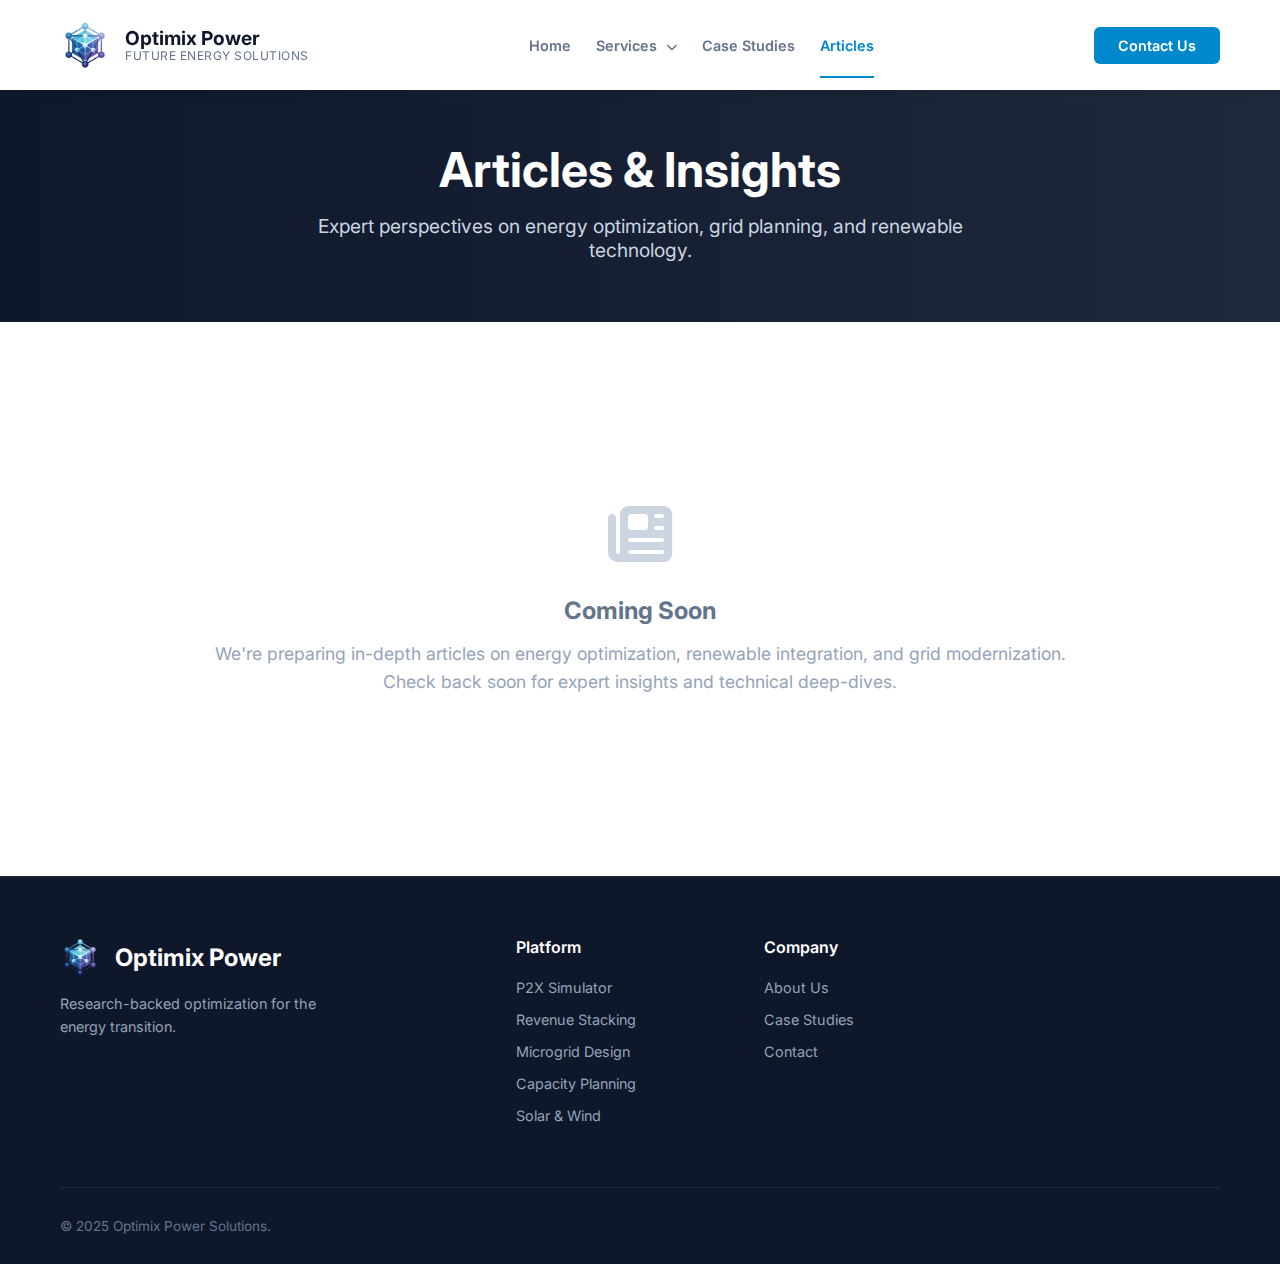
<file: articles.html>
<!DOCTYPE html>
<html lang="en">
<head>
    <meta charset="UTF-8">
    <meta name="viewport" content="width=device-width, initial-scale=1.0">
    <title>Optimix Power - Articles</title>

    <link href="https://fonts.googleapis.com/css2?family=Inter:wght@300;400;500;600;700&display=swap" rel="stylesheet">
    <link rel="stylesheet" href="https://cdnjs.cloudflare.com/ajax/libs/font-awesome/6.4.0/css/all.min.css">

    <link rel="stylesheet" href="css/style.css">
</head>
<body>

    <nav class="navbar">
        <div class="logo-container">
            <img src="assets/finallogo.png" alt="Optimix Power" class="logo-image">
            <div class="logo-text">Optimix Power <span>Future Energy Solutions</span></div>
        </div>
        <div class="nav-links">
            <a href="index.html">Home</a>
            <div class="dropdown">
                <a href="#" class="dropbtn">Services <i class="fa-solid fa-chevron-down" style="font-size: 0.7rem; margin-left: 5px;"></i></a>
                <div class="dropdown-content">
                    <a href="services/p2x.html">P2X Simulator</a>
                    <a href="services/bess.html">BESS Revenue</a>
                    <a href="services/microgrid.html">Microgrid Design</a>
                    <a href="services/capacity-planning.html">Capacity Planning</a>
                    <a href="services/solar-wind.html">Solar & Wind</a>
                </div>
            </div>
            <a href="company/case-studies.html">Case Studies</a>
            <a href="articles.html" class="active">Articles</a>
        </div>
        <a href="contact.html" class="btn-contact">Contact Us</a>
    </nav>

    <header class="page-header">
        <h1>Articles & Insights</h1>
        <p>Expert perspectives on energy optimization, grid planning, and renewable technology.</p>
    </header>

    <section class="section">
        <div style="max-width: 900px; margin: 0 auto; text-align: center; padding: 100px 20px;">
            <i class="fa-solid fa-newspaper" style="font-size: 4rem; color: #cbd5e1; margin-bottom: 30px;"></i>
            <h2 style="color: #64748b; font-size: 1.5rem; margin-bottom: 15px;">Coming Soon</h2>
            <p style="color: #94a3b8; font-size: 1.1rem; line-height: 1.6;">
                We're preparing in-depth articles on energy optimization, renewable integration, and grid modernization.
                Check back soon for expert insights and technical deep-dives.
            </p>
        </div>
    </section>

    <footer class="footer">
        <div class="footer-content">
            <div class="footer-brand">
                <h3><img src="assets/finallogo.png" alt="Logo"> Optimix Power</h3>
                <p>Research-backed optimization for the energy transition.</p>
            </div>
            <div class="footer-col">
                <h4>Platform</h4>
                <ul>
                    <li><a href="services/p2x.html">P2X Simulator</a></li>
                    <li><a href="services/bess.html">Revenue Stacking</a></li>
                    <li><a href="services/microgrid.html">Microgrid Design</a></li>
                    <li><a href="services/capacity-planning.html">Capacity Planning</a></li>
                    <li><a href="services/solar-wind.html">Solar & Wind</a></li>
                </ul>
            </div>
            <div class="footer-col">
                <h4>Company</h4>
                <ul>
                    <li><a href="company/about.html">About Us</a></li>
                    <li><a href="company/case-studies.html">Case Studies</a></li>
                    <li><a href="contact.html">Contact</a></li>
                </ul>
            </div>
        </div>
        <div class="footer-bottom">
            <p>&copy; 2025 Optimix Power Solutions.</p>
        </div>
    </footer>

</body>
</html>
</file>
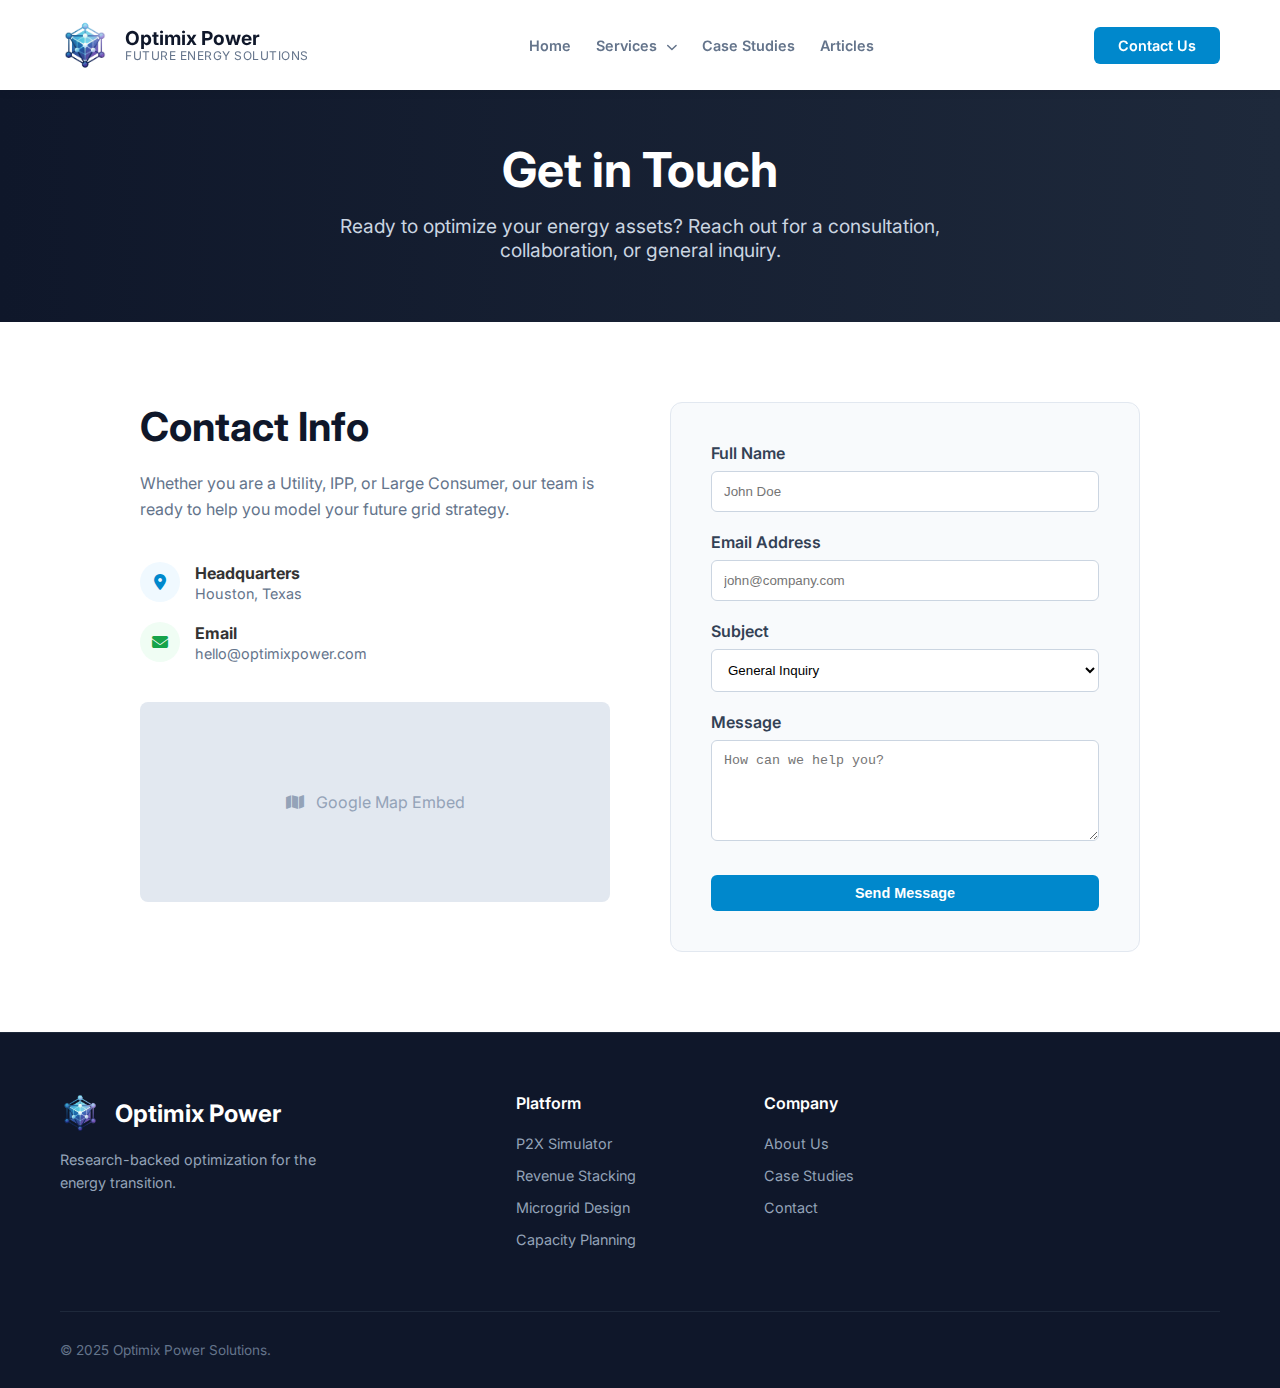
<file: contact.html>
<!DOCTYPE html>
<html lang="en">
<head>
    <meta charset="UTF-8">
    <meta name="viewport" content="width=device-width, initial-scale=1.0">
    <title>Optimix Power - Contact</title>
    
    <link href="https://fonts.googleapis.com/css2?family=Inter:wght@300;400;500;600;700&display=swap" rel="stylesheet">
    <link rel="stylesheet" href="https://cdnjs.cloudflare.com/ajax/libs/font-awesome/6.4.0/css/all.min.css">
    
    <link rel="stylesheet" href="css/style.css"> 
</head>
<body>

    <nav class="navbar">
        <div class="logo-container">
            <img src="assets/finallogo.png" alt="Optimix Power" class="logo-image">
            <div class="logo-text">Optimix Power <span>Future Energy Solutions</span></div>
        </div>
        <div class="nav-links">
            <a href="index.html">Home</a>
            <div class="dropdown">
                <a href="#" class="dropbtn">Services <i class="fa-solid fa-chevron-down" style="font-size: 0.7rem; margin-left: 5px;"></i></a>
                <div class="dropdown-content">
                    <a href="services/p2x.html">P2X Simulator</a>
                    <a href="services/bess.html">BESS Revenue</a>
                    <a href="services/microgrid.html">Microgrid Design</a>
                    <a href="services/capacity-planning.html">Capacity Planning</a>
                    <a href="services/solar-wind.html">Solar & Wind</a>
                </div>
            </div>
            <a href="company/case-studies.html">Case Studies</a>
            <a href="articles.html">Articles</a>
        </div>
        <a href="contact.html" class="btn-contact">Contact Us</a>
    </nav>

    <header class="page-header">
        <h1>Get in Touch</h1>
        <p>Ready to optimize your energy assets? Reach out for a consultation, collaboration, or general inquiry.</p>
    </header>

    <section class="section">
        <div style="max-width: 1000px; margin: 0 auto; display: grid; grid-template-columns: 1fr 1fr; gap: 60px;">
            
            <div>
                <h2 class="section-title">Contact Info</h2>
                <p style="color: #64748b; margin-bottom: 40px; line-height: 1.6;">
                    Whether you are a Utility, IPP, or Large Consumer, our team is ready to help you model your future grid strategy.
                </p>
                
                <div style="margin-bottom: 20px; display: flex; align-items: center; gap: 15px;">
                    <div style="width: 40px; height: 40px; background: #f0f9ff; color: #0088cc; border-radius: 50%; display: flex; align-items: center; justify-content: center;">
                        <i class="fa-solid fa-location-dot"></i>
                    </div>
                    <div>
                        <h4 style="margin-bottom: 2px;">Headquarters</h4>
                        <p style="color: #64748b; font-size: 0.9rem;">Houston, Texas</p>
                    </div>
                </div>

                <div style="margin-bottom: 20px; display: flex; align-items: center; gap: 15px;">
                    <div style="width: 40px; height: 40px; background: #f0fdf4; color: #16a34a; border-radius: 50%; display: flex; align-items: center; justify-content: center;">
                        <i class="fa-solid fa-envelope"></i>
                    </div>
                    <div>
                        <h4 style="margin-bottom: 2px;">Email</h4>
                        <p style="color: #64748b; font-size: 0.9rem;">hello@optimixpower.com</p>
                    </div>
                </div>

                <div style="margin-top: 40px; width: 100%; height: 200px; background-color: #e2e8f0; border-radius: 8px; display: flex; align-items: center; justify-content: center;">
                    <span style="color: #94a3b8;"><i class="fa-solid fa-map"></i> &nbsp; Google Map Embed</span>
                </div>
            </div>

            <div style="background: #f8fafc; padding: 40px; border-radius: 12px; border: 1px solid #e2e8f0;">
                <form>
                    <div style="margin-bottom: 20px;">
                        <label style="display: block; font-weight: 600; margin-bottom: 8px; color: #334155;">Full Name</label>
                        <input type="text" placeholder="John Doe" style="width: 100%; padding: 12px; border: 1px solid #cbd5e1; border-radius: 6px; outline: none;">
                    </div>

                    <div style="margin-bottom: 20px;">
                        <label style="display: block; font-weight: 600; margin-bottom: 8px; color: #334155;">Email Address</label>
                        <input type="email" placeholder="john@company.com" style="width: 100%; padding: 12px; border: 1px solid #cbd5e1; border-radius: 6px; outline: none;">
                    </div>

                    <div style="margin-bottom: 20px;">
                        <label style="display: block; font-weight: 600; margin-bottom: 8px; color: #334155;">Subject</label>
                        <select style="width: 100%; padding: 12px; border: 1px solid #cbd5e1; border-radius: 6px; outline: none; background: white;">
                            <option>General Inquiry</option>
                            <option>Request Feasibility Study</option>
                            <option>P2X Consultation</option>
                            <option>Partnership</option>
                        </select>
                    </div>

                    <div style="margin-bottom: 30px;">
                        <label style="display: block; font-weight: 600; margin-bottom: 8px; color: #334155;">Message</label>
                        <textarea rows="5" placeholder="How can we help you?" style="width: 100%; padding: 12px; border: 1px solid #cbd5e1; border-radius: 6px; outline: none;"></textarea>
                    </div>

                    <button type="button" class="btn-contact" style="width: 100%; border: none; cursor: pointer;">Send Message</button>
                </form>
            </div>

        </div>
    </section>

    <footer class="footer">
        <div class="footer-content">
            <div class="footer-brand">
                <h3><img src="assets/finallogo.png" alt="Logo"> Optimix Power</h3>
                <p>Research-backed optimization for the energy transition.</p>
            </div>
            <div class="footer-col">
                <h4>Platform</h4>
                <ul>
                    <li><a href="services/p2x.html">P2X Simulator</a></li>
                    <li><a href="services/bess.html">Revenue Stacking</a></li>
                    <li><a href="services/microgrid.html">Microgrid Design</a></li>
                    <li><a href="services/capacity-planning.html">Capacity Planning</a></li>
                </ul>
            </div>
            <div class="footer-col">
                <h4>Company</h4>
                <ul>
                    <li><a href="company/about.html">About Us</a></li>
                    <li><a href="company/case-studies.html">Case Studies</a></li>
                    <li><a href="contact.html">Contact</a></li>
                </ul>
            </div>
        </div>
        <div class="footer-bottom">
            <p>&copy; 2025 Optimix Power Solutions.</p>
        </div>
    </footer>

</body>
</html>
</file>
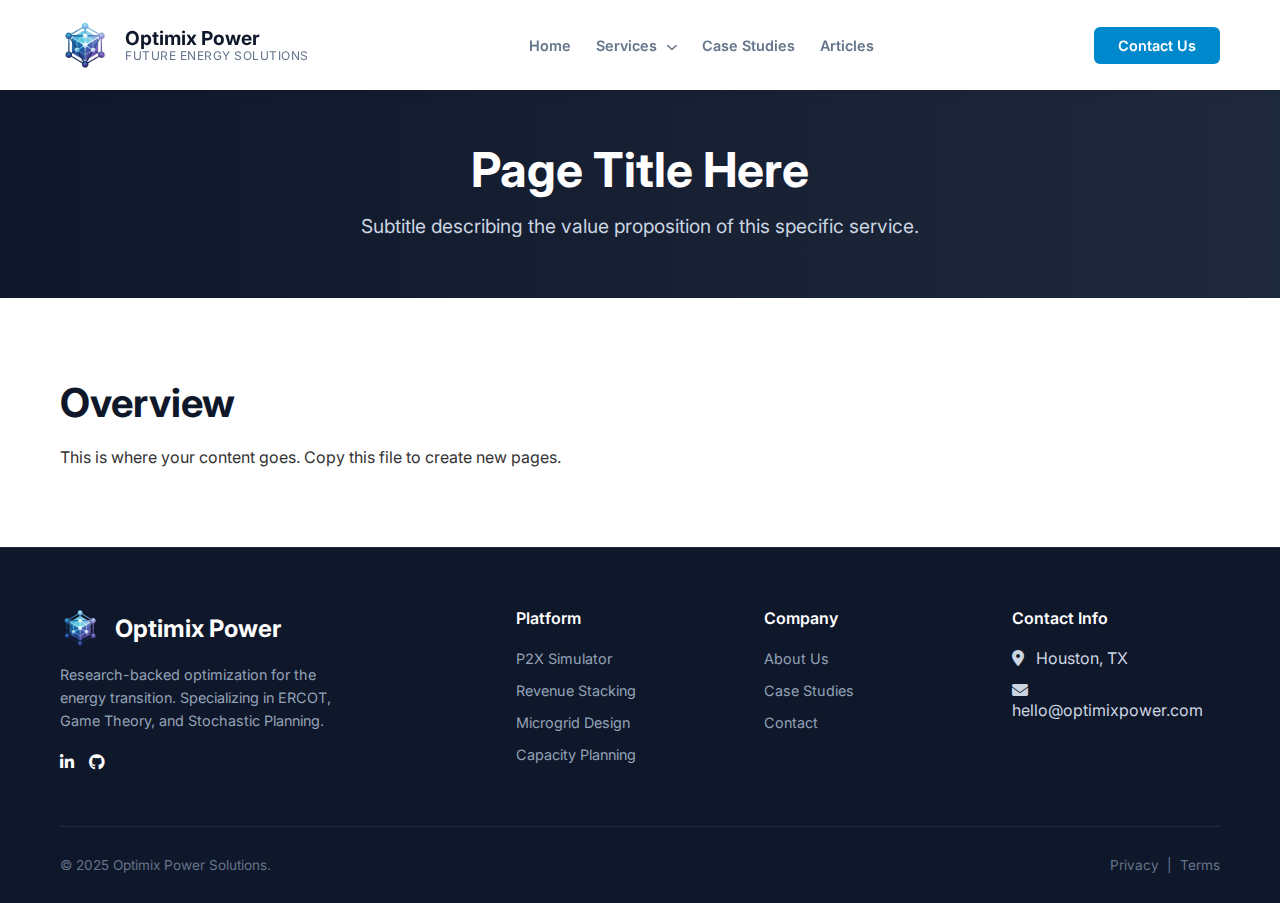
<file: master-template.html>
<!DOCTYPE html>
<html lang="en">
<head>
    <meta charset="UTF-8">
    <meta name="viewport" content="width=device-width, initial-scale=1.0">
    <title>Optimix Power - [Page Title]</title>
    
    <link href="https://fonts.googleapis.com/css2?family=Inter:wght@300;400;500;600;700&display=swap" rel="stylesheet">
    <link rel="stylesheet" href="https://cdnjs.cloudflare.com/ajax/libs/font-awesome/6.4.0/css/all.min.css">
    
    <link rel="stylesheet" href="css/style.css"> 
</head>
<body>

    <nav class="navbar">
        <div class="logo-container">
            <img src="assets/finallogo.png" alt="Optimix Power" class="logo-image">
            <div class="logo-text">
                Optimix Power
                <span>Future Energy Solutions</span>
            </div>
        </div>

        <div class="nav-links">
            <a href="index.html">Home</a>
            <div class="dropdown">
                <a href="#" class="dropbtn">Services <i class="fa-solid fa-chevron-down" style="font-size: 0.7rem; margin-left: 5px;"></i></a>
                <div class="dropdown-content">
                    <a href="services/p2x.html">P2X Simulator</a>
                    <a href="services/bess.html">BESS Revenue</a>
                    <a href="services/microgrid.html">Microgrid Design</a>
                    <a href="services/capacity-planning.html">Capacity Planning</a>
                    <a href="services/solar-wind.html">Solar & Wind</a>
                </div>
            </div>
            <a href="company/case-studies.html">Case Studies</a>
            <a href="articles.html">Articles</a>
        </div>

        <a href="contact.html" class="btn-contact">Contact Us</a>
    </nav>

    <header class="page-header">
        <h1>Page Title Here</h1>
        <p>Subtitle describing the value proposition of this specific service.</p>
    </header>

    <main class="section">
        <h2 class="section-title">Overview</h2>
        <p>This is where your content goes. Copy this file to create new pages.</p>
    </main>

    <footer class="footer">
        <div class="footer-content">
            <div class="footer-brand">
                <h3><img src="assets/finallogo.png" alt="Logo"> Optimix Power</h3>
                <p>
                    Research-backed optimization for the energy transition. 
                    Specializing in ERCOT, Game Theory, and Stochastic Planning.
                </p>
                <div class="social-links" style="margin-top:20px; display:flex; gap:15px;">
                    <a href="#" style="color:white;"><i class="fa-brands fa-linkedin-in"></i></a>
                    <a href="#" style="color:white;"><i class="fa-brands fa-github"></i></a>
                </div>
            </div>

            <div class="footer-col">
                <h4>Platform</h4>
                <ul>
                    <li><a href="services/p2x.html">P2X Simulator</a></li>
                    <li><a href="services/bess.html">Revenue Stacking</a></li>
                    <li><a href="services/microgrid.html">Microgrid Design</a></li>
                    <li><a href="services/capacity-planning.html">Capacity Planning</a></li>
                </ul>
            </div>

            <div class="footer-col">
                <h4>Company</h4>
                <ul>
                    <li><a href="company/about.html">About Us</a></li>
                    <li><a href="company/case-studies.html">Case Studies</a></li>
                    <li><a href="contact.html">Contact</a></li>
                </ul>
            </div>

            <div class="footer-col">
                <h4>Contact Info</h4>
                <ul>
                    <li><i class="fa-solid fa-location-dot"></i> &nbsp; Houston, TX</li>
                    <li><i class="fa-solid fa-envelope"></i> &nbsp; hello@optimixpower.com</li>
                </ul>
            </div>
        </div>

        <div class="footer-bottom">
            <p>&copy; 2025 Optimix Power Solutions.</p>
            <div>
                <a href="legal/privacy.html">Privacy</a> &nbsp;|&nbsp; 
                <a href="legal/terms.html">Terms</a>
            </div>
        </div>
    </footer>

</body>
</html>
</file>
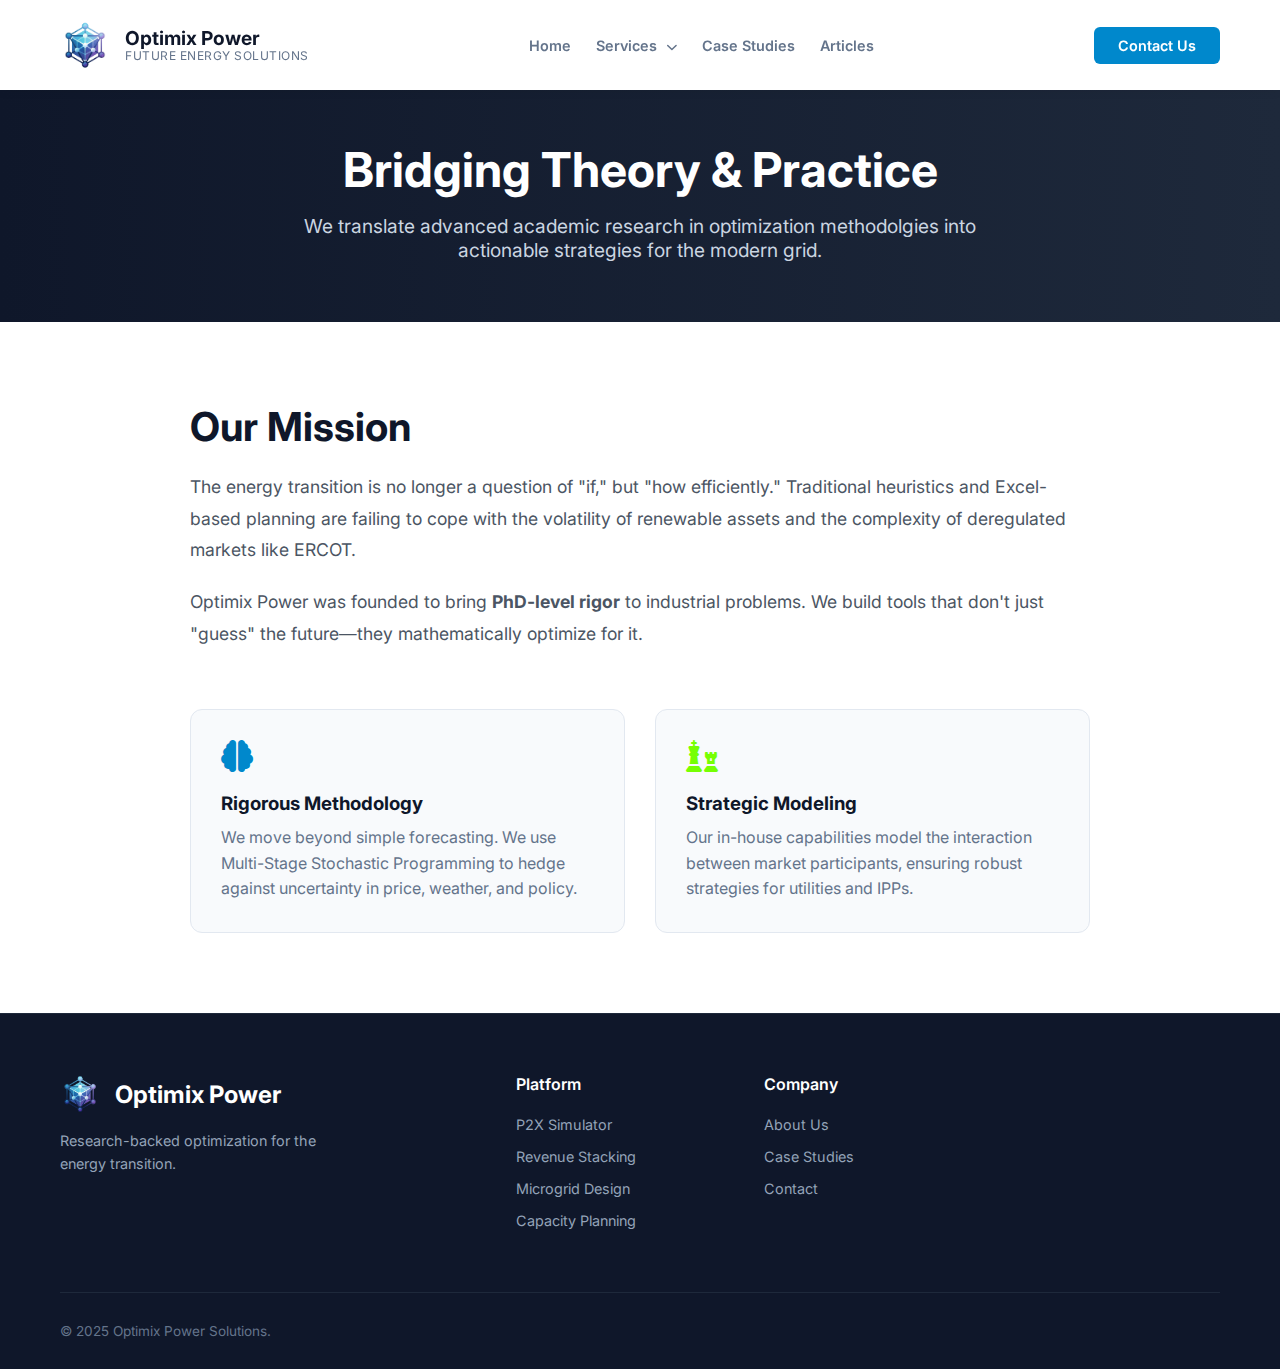
<file: company/about.html>
<!DOCTYPE html>
<html lang="en">
<head>
    <meta charset="UTF-8">
    <meta name="viewport" content="width=device-width, initial-scale=1.0">
    <title>Optimix Power - About Us</title>
    
    <link href="https://fonts.googleapis.com/css2?family=Inter:wght@300;400;500;600;700&display=swap" rel="stylesheet">
    <link rel="stylesheet" href="https://cdnjs.cloudflare.com/ajax/libs/font-awesome/6.4.0/css/all.min.css">
    
    <link rel="stylesheet" href="../css/style.css"> 
</head>
<body>

    <nav class="navbar">
        <div class="logo-container">
            <img src="../assets/finallogo.png" alt="Optimix Power" class="logo-image">
            <div class="logo-text">Optimix Power <span>Future Energy Solutions</span></div>
        </div>
        <div class="nav-links">
            <a href="../index.html">Home</a>
            <div class="dropdown">
                <a href="#" class="dropbtn">Services <i class="fa-solid fa-chevron-down" style="font-size: 0.7rem; margin-left: 5px;"></i></a>
                <div class="dropdown-content">
                    <a href="../services/p2x.html">P2X Simulator</a>
                    <a href="../services/bess.html">BESS Revenue</a>
                    <a href="../services/microgrid.html">Microgrid Design</a>
                    <a href="../services/capacity-planning.html">Capacity Planning</a>
                    <a href="../services/solar-wind.html">Solar & Wind</a>
                </div>
            </div>
            <a href="case-studies.html">Case Studies</a>
            <a href="../articles.html">Articles</a>
        </div>
        <a href="../contact.html" class="btn-contact">Contact Us</a>
    </nav>

    <header class="page-header">
        <h1>Bridging Theory & Practice</h1>
        <p>We translate advanced academic research in optimization methodolgies into actionable strategies for the modern grid.</p>
    </header>

    <section class="section">
        <div style="max-width: 900px; margin: 0 auto;">
            
            <div style="margin-bottom: 50px;">
                <h2 class="section-title">Our Mission</h2>
                <p style="font-size: 1.1rem; line-height: 1.8; color: #4b5563;">
                    The energy transition is no longer a question of "if," but "how efficiently." 
                    Traditional heuristics and Excel-based planning are failing to cope with the volatility of renewable assets and the complexity of deregulated markets like ERCOT.
                </p>
                <p style="font-size: 1.1rem; line-height: 1.8; color: #4b5563; margin-top: 20px;">
                    Optimix Power was founded to bring <strong>PhD-level rigor</strong> to industrial problems. We build tools that don't just "guess" the future—they mathematically optimize for it.
                </p>
            </div>

            <div style="display: grid; grid-template-columns: repeat(2, 1fr); gap: 30px; margin-top: 60px;">
                
                <div style="padding: 30px; background: #f8fafc; border-radius: 12px; border: 1px solid #e2e8f0;">
                    <i class="fa-solid fa-brain" style="font-size: 2rem; color: #0088cc; margin-bottom: 20px;"></i>
                    <h3 style="margin-bottom: 10px; color: #0f172a;">Rigorous Methodology</h3>
                    <p style="color: #64748b; line-height: 1.6;">
                        We move beyond simple forecasting. We use Multi-Stage Stochastic Programming to hedge against uncertainty in price, weather, and policy.
                    </p>
                </div>

                <div style="padding: 30px; background: #f8fafc; border-radius: 12px; border: 1px solid #e2e8f0;">
                    <i class="fa-solid fa-chess" style="font-size: 2rem; color: #76ff03; margin-bottom: 20px;"></i>
                    <h3 style="margin-bottom: 10px; color: #0f172a;">Strategic Modeling</h3>
                    <p style="color: #64748b; line-height: 1.6;">
                        Our in-house capabilities model the interaction between market participants, ensuring robust strategies for utilities and IPPs.
                    </p>
                </div>

            </div>
        </div>
    </section>

    <footer class="footer">
        <div class="footer-content">
            <div class="footer-brand">
                <h3><img src="../assets/finallogo.png" alt="Logo"> Optimix Power</h3>
                <p>Research-backed optimization for the energy transition.</p>
            </div>
            <div class="footer-col">
                <h4>Platform</h4>
                <ul>
                    <li><a href="../services/p2x.html">P2X Simulator</a></li>
                    <li><a href="../services/bess.html">Revenue Stacking</a></li>
                    <li><a href="../services/microgrid.html">Microgrid Design</a></li>
                    <li><a href="../services/capacity-planning.html">Capacity Planning</a></li>
                </ul>
            </div>
            <div class="footer-col">
                <h4>Company</h4>
                <ul>
                    <li><a href="about.html">About Us</a></li>
                    <li><a href="case-studies.html">Case Studies</a></li>
                    <li><a href="../contact.html">Contact</a></li>
                </ul>
            </div>
        </div>
        <div class="footer-bottom">
            <p>&copy; 2025 Optimix Power Solutions.</p>
        </div>
    </footer>

</body>
</html>
</file>
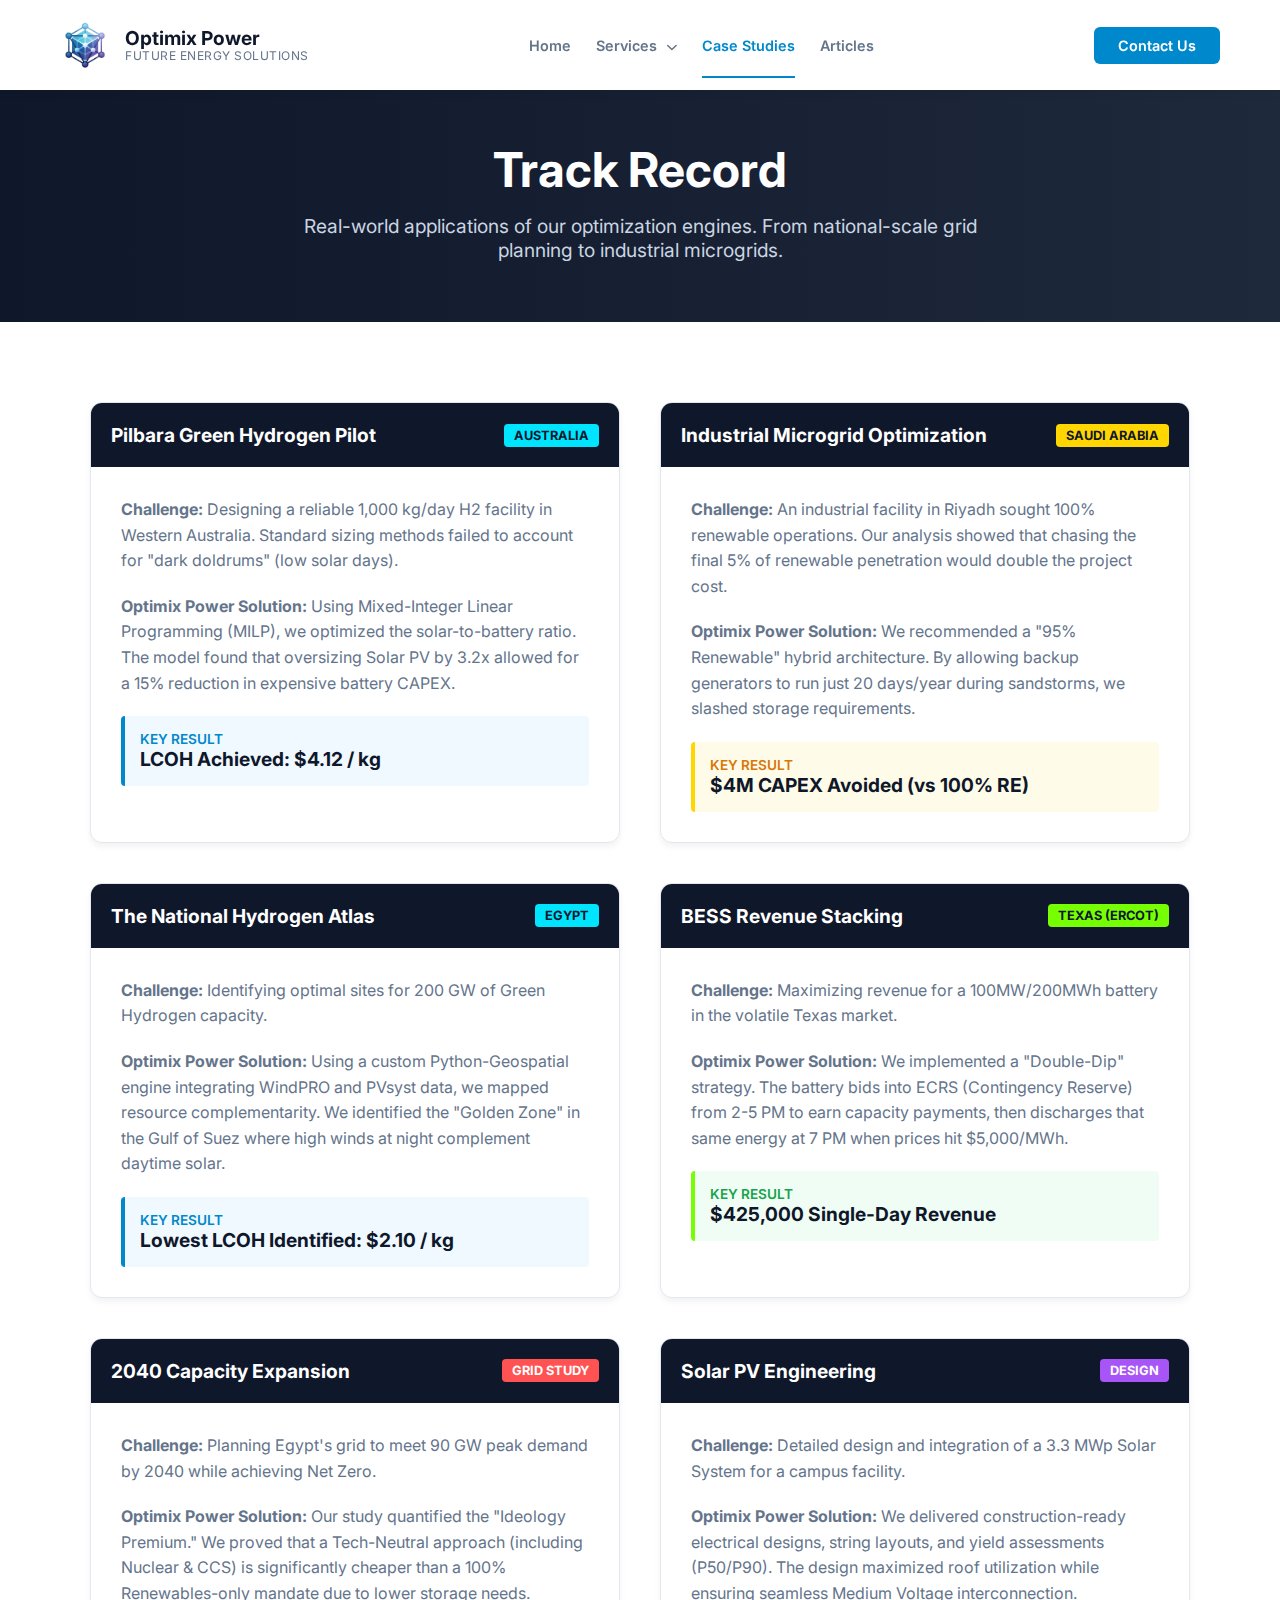
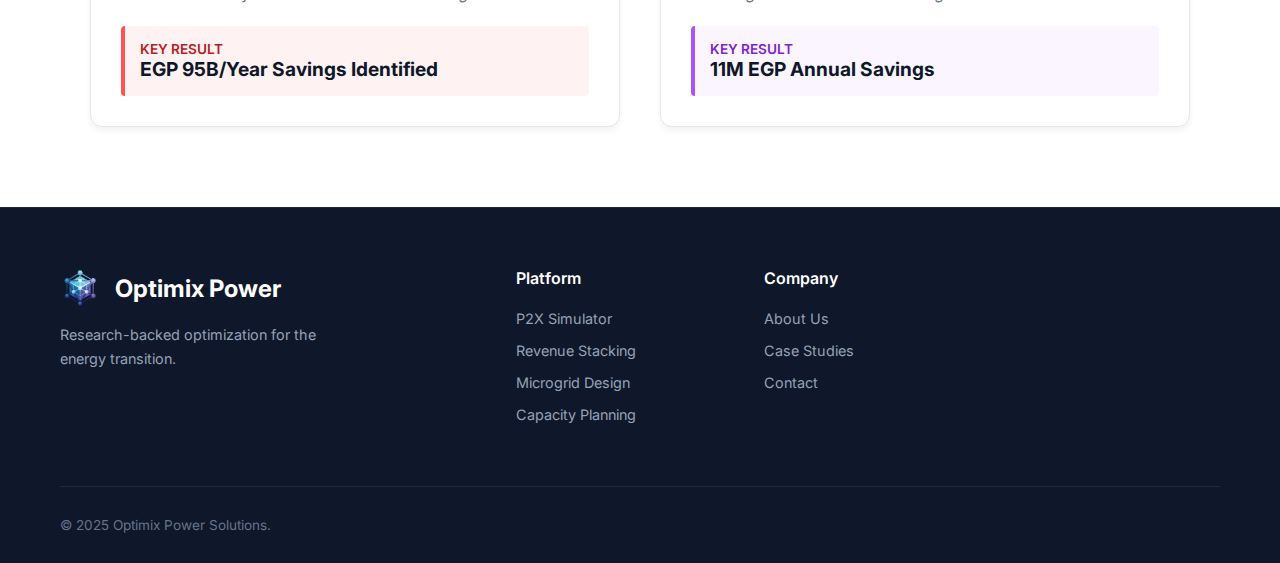
<file: company/case-studies.html>
<!DOCTYPE html>
<html lang="en">
<head>
    <meta charset="UTF-8">
    <meta name="viewport" content="width=device-width, initial-scale=1.0">
    <title>Optimix Power - Case Studies</title>
    
    <link href="https://fonts.googleapis.com/css2?family=Inter:wght@300;400;500;600;700&display=swap" rel="stylesheet">
    <link rel="stylesheet" href="https://cdnjs.cloudflare.com/ajax/libs/font-awesome/6.4.0/css/all.min.css">
    
    <link rel="stylesheet" href="../css/style.css"> 
</head>
<body>

    <nav class="navbar">
        <div class="logo-container">
            <img src="../assets/finallogo.png" alt="Optimix Power" class="logo-image">
            <div class="logo-text">Optimix Power <span>Future Energy Solutions</span></div>
        </div>
        <div class="nav-links">
            <a href="../index.html">Home</a>
            <div class="dropdown">
                <a href="#" class="dropbtn">Services <i class="fa-solid fa-chevron-down" style="font-size: 0.7rem; margin-left: 5px;"></i></a>
                <div class="dropdown-content">
                    <a href="../services/p2x.html">P2X Simulator</a>
                    <a href="../services/bess.html">BESS Revenue</a>
                    <a href="../services/microgrid.html">Microgrid Design</a>
                    <a href="../services/capacity-planning.html">Capacity Planning</a>
                    <a href="../services/solar-wind.html">Solar & Wind</a>
                </div>
            </div>
            <a href="case-studies.html" class="active">Case Studies</a>
            <a href="../articles.html">Articles</a>
        </div>
        <a href="../contact.html" class="btn-contact">Contact Us</a>
    </nav>

    <header class="page-header">
        <h1>Track Record</h1>
        <p>Real-world applications of our optimization engines. From national-scale grid planning to industrial microgrids.</p>
    </header>

    <section class="section">
        <div style="max-width: 1100px; margin: 0 auto; display: grid; grid-template-columns: repeat(2, 1fr); gap: 40px;">

            <div class="case-card" style="border: 1px solid #e2e8f0; border-radius: 12px; overflow: hidden; background: white; box-shadow: 0 4px 6px rgba(0,0,0,0.05);">
                <div style="background: #0f172a; padding: 20px; color: white; display: flex; justify-content: space-between; align-items: center;">
                    <h3 style="font-size: 1.2rem;">Pilbara Green Hydrogen Pilot</h3>
                    <span style="background: #00e5ff; color: #0f172a; padding: 4px 10px; border-radius: 4px; font-size: 0.8rem; font-weight: 700;">AUSTRALIA</span>
                </div>
                <div style="padding: 30px;">
                    <p style="color: #64748b; margin-bottom: 20px; line-height: 1.6;">
                        <strong>Challenge:</strong> Designing a reliable 1,000 kg/day H2 facility in Western Australia. Standard sizing methods failed to account for "dark doldrums" (low solar days).
                    </p>
                    <p style="color: #64748b; margin-bottom: 20px; line-height: 1.6;">
                        <strong>Optimix Power Solution:</strong> Using Mixed-Integer Linear Programming (MILP), we optimized the solar-to-battery ratio. The model found that oversizing Solar PV by 3.2x allowed for a 15% reduction in expensive battery CAPEX.
                    </p>
                    <div style="background: #f0f9ff; padding: 15px; border-left: 4px solid #0088cc; border-radius: 4px;">
                        <span style="display: block; font-size: 0.85rem; color: #0088cc; font-weight: 600;">KEY RESULT</span>
                        <span style="font-size: 1.2rem; font-weight: 700; color: #0f172a;">LCOH Achieved: $4.12 / kg</span>
                    </div>
                </div>
            </div>

            <div class="case-card" style="border: 1px solid #e2e8f0; border-radius: 12px; overflow: hidden; background: white; box-shadow: 0 4px 6px rgba(0,0,0,0.05);">
                <div style="background: #0f172a; padding: 20px; color: white; display: flex; justify-content: space-between; align-items: center;">
                    <h3 style="font-size: 1.2rem;">Industrial Microgrid Optimization</h3>
                    <span style="background: #ffd600; color: #0f172a; padding: 4px 10px; border-radius: 4px; font-size: 0.8rem; font-weight: 700;">SAUDI ARABIA</span>
                </div>
                <div style="padding: 30px;">
                    <p style="color: #64748b; margin-bottom: 20px; line-height: 1.6;">
                        <strong>Challenge:</strong> An industrial facility in Riyadh sought 100% renewable operations. Our analysis showed that chasing the final 5% of renewable penetration would double the project cost.
                    </p>
                    <p style="color: #64748b; margin-bottom: 20px; line-height: 1.6;">
                        <strong>Optimix Power Solution:</strong> We recommended a "95% Renewable" hybrid architecture. By allowing backup generators to run just 20 days/year during sandstorms, we slashed storage requirements.
                    </p>
                    <div style="background: #fefce8; padding: 15px; border-left: 4px solid #ffd600; border-radius: 4px;">
                        <span style="display: block; font-size: 0.85rem; color: #d97706; font-weight: 600;">KEY RESULT</span>
                        <span style="font-size: 1.2rem; font-weight: 700; color: #0f172a;">$4M CAPEX Avoided (vs 100% RE)</span>
                    </div>
                </div>
            </div>

            <div class="case-card" style="border: 1px solid #e2e8f0; border-radius: 12px; overflow: hidden; background: white; box-shadow: 0 4px 6px rgba(0,0,0,0.05);">
                <div style="background: #0f172a; padding: 20px; color: white; display: flex; justify-content: space-between; align-items: center;">
                    <h3 style="font-size: 1.2rem;">The National Hydrogen Atlas</h3>
                    <span style="background: #00e5ff; color: #0f172a; padding: 4px 10px; border-radius: 4px; font-size: 0.8rem; font-weight: 700;">EGYPT</span>
                </div>
                <div style="padding: 30px;">
                    <p style="color: #64748b; margin-bottom: 20px; line-height: 1.6;">
                        <strong>Challenge:</strong> Identifying optimal sites for 200 GW of Green Hydrogen capacity.
                    </p>
                    <p style="color: #64748b; margin-bottom: 20px; line-height: 1.6;">
                        <strong>Optimix Power Solution:</strong> Using a custom Python-Geospatial engine integrating WindPRO and PVsyst data, we mapped resource complementarity. We identified the "Golden Zone" in the Gulf of Suez where high winds at night complement daytime solar.
                    </p>
                    <div style="background: #f0f9ff; padding: 15px; border-left: 4px solid #0088cc; border-radius: 4px;">
                        <span style="display: block; font-size: 0.85rem; color: #0088cc; font-weight: 600;">KEY RESULT</span>
                        <span style="font-size: 1.2rem; font-weight: 700; color: #0f172a;">Lowest LCOH Identified: $2.10 / kg</span>
                    </div>
                </div>
            </div>

            <div class="case-card" style="border: 1px solid #e2e8f0; border-radius: 12px; overflow: hidden; background: white; box-shadow: 0 4px 6px rgba(0,0,0,0.05);">
                <div style="background: #0f172a; padding: 20px; color: white; display: flex; justify-content: space-between; align-items: center;">
                    <h3 style="font-size: 1.2rem;">BESS Revenue Stacking</h3>
                    <span style="background: #76ff03; color: #0f172a; padding: 4px 10px; border-radius: 4px; font-size: 0.8rem; font-weight: 700;">TEXAS (ERCOT)</span>
                </div>
                <div style="padding: 30px;">
                    <p style="color: #64748b; margin-bottom: 20px; line-height: 1.6;">
                        <strong>Challenge:</strong> Maximizing revenue for a 100MW/200MWh battery in the volatile Texas market.
                    </p>
                    <p style="color: #64748b; margin-bottom: 20px; line-height: 1.6;">
                        <strong>Optimix Power Solution:</strong> We implemented a "Double-Dip" strategy. The battery bids into ECRS (Contingency Reserve) from 2-5 PM to earn capacity payments, then discharges that same energy at 7 PM when prices hit $5,000/MWh.
                    </p>
                    <div style="background: #f0fdf4; padding: 15px; border-left: 4px solid #76ff03; border-radius: 4px;">
                        <span style="display: block; font-size: 0.85rem; color: #16a34a; font-weight: 600;">KEY RESULT</span>
                        <span style="font-size: 1.2rem; font-weight: 700; color: #0f172a;">$425,000 Single-Day Revenue</span>
                    </div>
                </div>
            </div>

            <div class="case-card" style="border: 1px solid #e2e8f0; border-radius: 12px; overflow: hidden; background: white; box-shadow: 0 4px 6px rgba(0,0,0,0.05);">
                <div style="background: #0f172a; padding: 20px; color: white; display: flex; justify-content: space-between; align-items: center;">
                    <h3 style="font-size: 1.2rem;">2040 Capacity Expansion</h3>
                    <span style="background: #ff5252; color: #fff; padding: 4px 10px; border-radius: 4px; font-size: 0.8rem; font-weight: 700;">GRID STUDY</span>
                </div>
                <div style="padding: 30px;">
                    <p style="color: #64748b; margin-bottom: 20px; line-height: 1.6;">
                        <strong>Challenge:</strong> Planning Egypt's grid to meet 90 GW peak demand by 2040 while achieving Net Zero.
                    </p>
                    <p style="color: #64748b; margin-bottom: 20px; line-height: 1.6;">
                        <strong>Optimix Power Solution:</strong> Our study quantified the "Ideology Premium." We proved that a Tech-Neutral approach (including Nuclear & CCS) is significantly cheaper than a 100% Renewables-only mandate due to lower storage needs.
                    </p>
                    <div style="background: #fef2f2; padding: 15px; border-left: 4px solid #ff5252; border-radius: 4px;">
                        <span style="display: block; font-size: 0.85rem; color: #b91c1c; font-weight: 600;">KEY RESULT</span>
                        <span style="font-size: 1.2rem; font-weight: 700; color: #0f172a;">EGP 95B/Year Savings Identified</span>
                    </div>
                </div>
            </div>

             <div class="case-card" style="border: 1px solid #e2e8f0; border-radius: 12px; overflow: hidden; background: white; box-shadow: 0 4px 6px rgba(0,0,0,0.05);">
                <div style="background: #0f172a; padding: 20px; color: white; display: flex; justify-content: space-between; align-items: center;">
                    <h3 style="font-size: 1.2rem;">Solar PV Engineering</h3>
                    <span style="background: #a855f7; color: #fff; padding: 4px 10px; border-radius: 4px; font-size: 0.8rem; font-weight: 700;">DESIGN</span>
                </div>
                <div style="padding: 30px;">
                    <p style="color: #64748b; margin-bottom: 20px; line-height: 1.6;">
                        <strong>Challenge:</strong> Detailed design and integration of a 3.3 MWp Solar System for a campus facility.
                    </p>
                    <p style="color: #64748b; margin-bottom: 20px; line-height: 1.6;">
                        <strong>Optimix Power Solution:</strong> We delivered construction-ready electrical designs, string layouts, and yield assessments (P50/P90). The design maximized roof utilization while ensuring seamless Medium Voltage interconnection.
                    </p>
                    <div style="background: #faf5ff; padding: 15px; border-left: 4px solid #a855f7; border-radius: 4px;">
                        <span style="display: block; font-size: 0.85rem; color: #7e22ce; font-weight: 600;">KEY RESULT</span>
                        <span style="font-size: 1.2rem; font-weight: 700; color: #0f172a;">11M EGP Annual Savings</span>
                    </div>
                </div>
            </div>

        </div>
    </section>

    <footer class="footer">
        <div class="footer-content">
            <div class="footer-brand">
                <h3><img src="../assets/finallogo.png" alt="Logo"> Optimix Power</h3>
                <p>Research-backed optimization for the energy transition.</p>
            </div>
            <div class="footer-col">
                <h4>Platform</h4>
                <ul>
                    <li><a href="../services/p2x.html">P2X Simulator</a></li>
                    <li><a href="../services/bess.html">Revenue Stacking</a></li>
                    <li><a href="../services/microgrid.html">Microgrid Design</a></li>
                    <li><a href="../services/capacity-planning.html">Capacity Planning</a></li>
                </ul>
            </div>
            <div class="footer-col">
                <h4>Company</h4>
                <ul>
                    <li><a href="about.html">About Us</a></li>
                    <li><a href="case-studies.html">Case Studies</a></li>
                    <li><a href="../contact.html">Contact</a></li>
                </ul>
            </div>
        </div>
        <div class="footer-bottom">
            <p>&copy; 2025 Optimix Power Solutions.</p>
        </div>
    </footer>

</body>
</html>
</file>
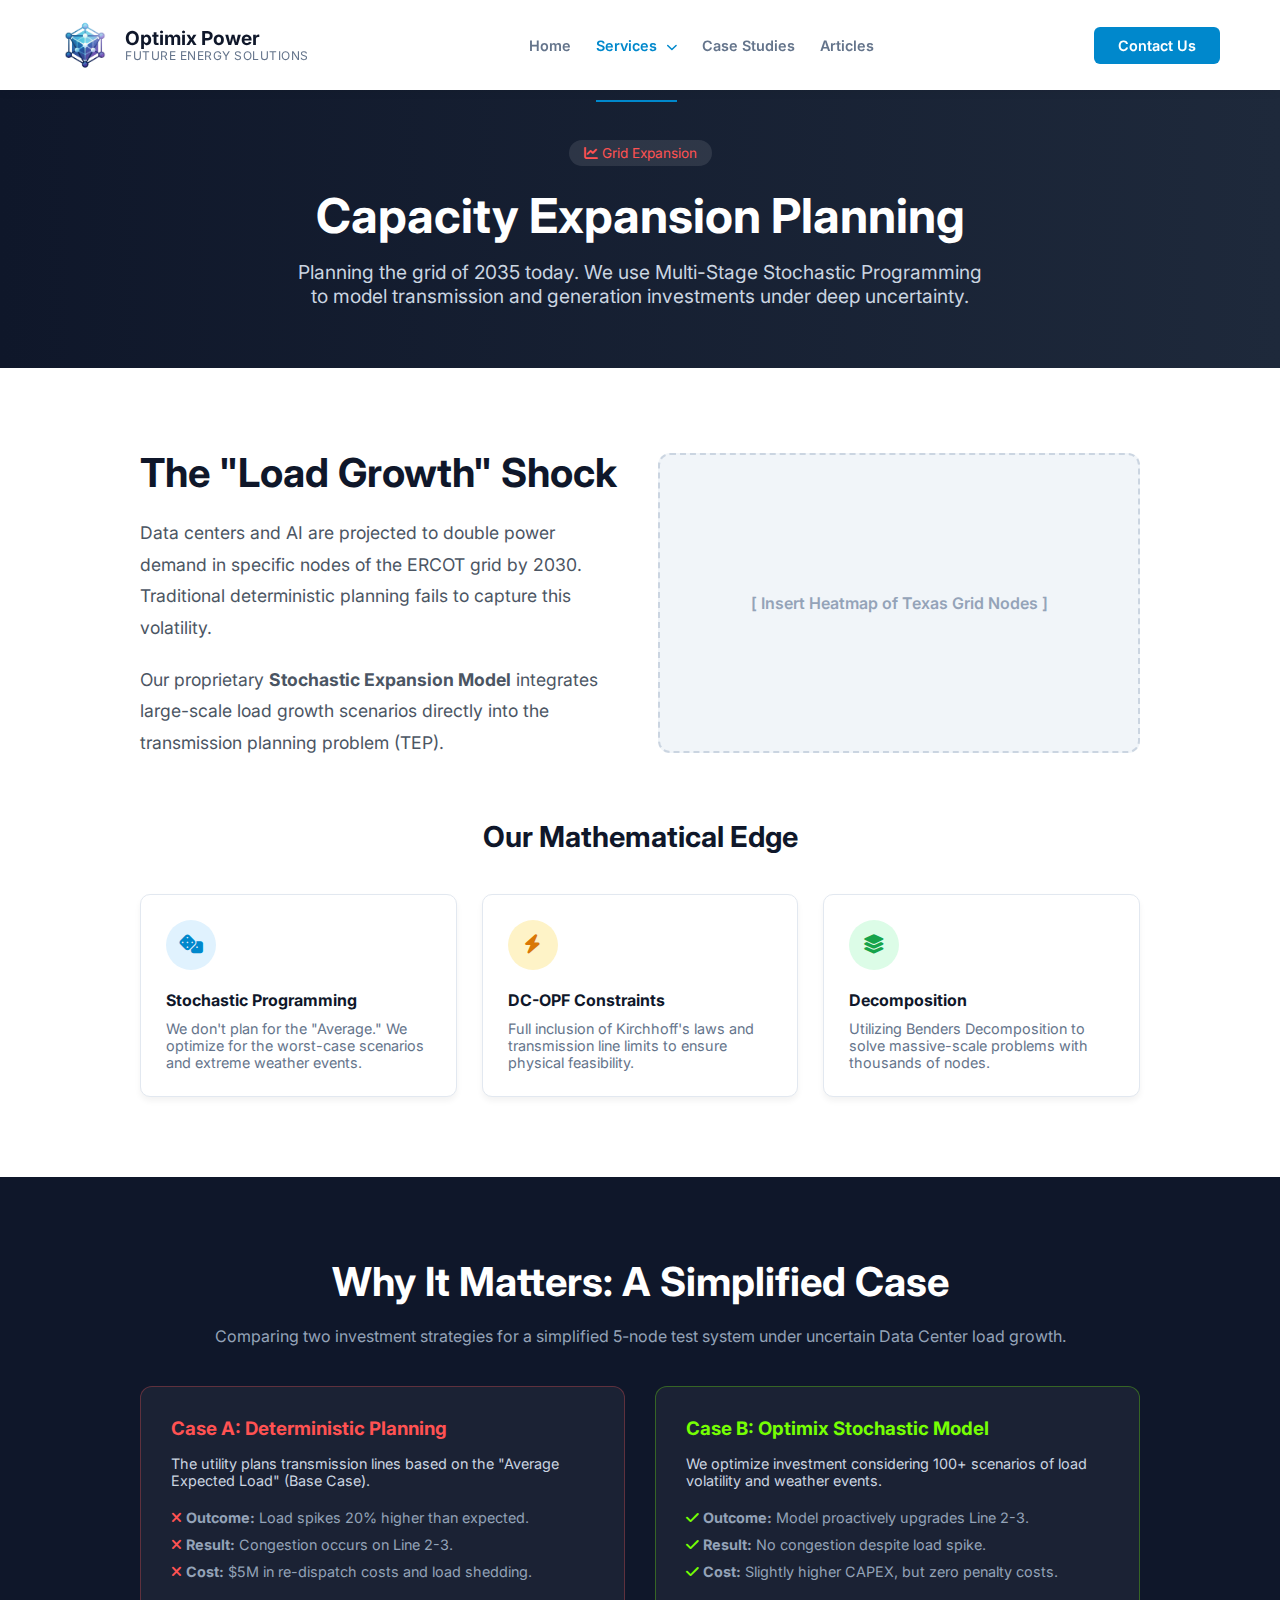
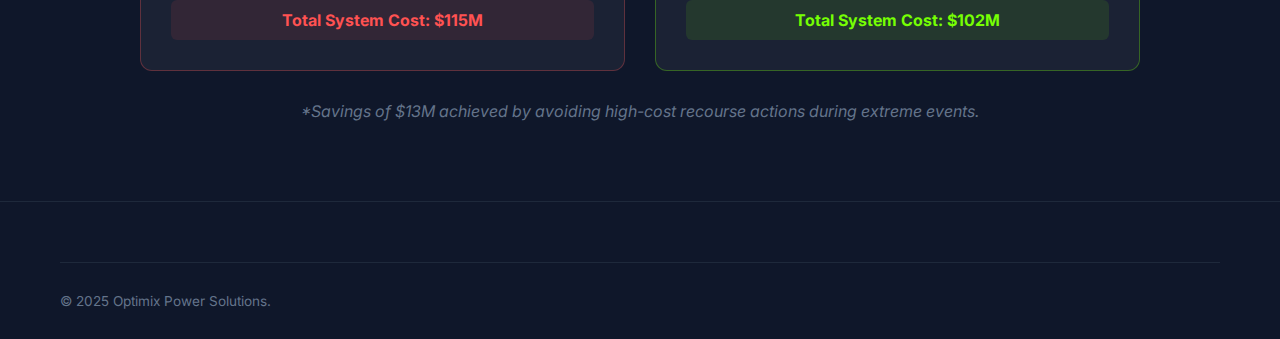
<file: services/capacity-planning.html>
<!DOCTYPE html>
<html lang="en">
<head>
    <meta charset="UTF-8">
    <meta name="viewport" content="width=device-width, initial-scale=1.0">
    <title>Optimix Power - Capacity Expansion</title>
    
    <link href="https://fonts.googleapis.com/css2?family=Inter:wght@300;400;500;600;700&display=swap" rel="stylesheet">
    <link rel="stylesheet" href="https://cdnjs.cloudflare.com/ajax/libs/font-awesome/6.4.0/css/all.min.css">
    <link rel="stylesheet" href="../css/style.css"> 
</head>
<body>

    <nav class="navbar">
        <div class="logo-container">
            <img src="../assets/finallogo.png" alt="Optimix Power" class="logo-image">
            <div class="logo-text">Optimix Power <span>Future Energy Solutions</span></div>
        </div>
        <div class="nav-links">
            <a href="../index.html">Home</a>
            <div class="dropdown">
                <a href="#" class="dropbtn active">Services <i class="fa-solid fa-chevron-down" style="font-size: 0.7rem; margin-left: 5px;"></i></a>
                <div class="dropdown-content">
                    <a href="p2x.html">P2X Simulator</a>
                    <a href="bess.html">BESS Revenue</a>
                    <a href="microgrid.html">Microgrid Design</a>
                    <a href="capacity-planning.html">Capacity Planning</a>
                    <a href="solar-wind.html">Solar & Wind</a>
                </div>
            </div>
            <a href="../company/case-studies.html">Case Studies</a>
            <a href="../articles.html">Articles</a>
        </div>
        <a href="../contact.html" class="btn-contact">Contact Us</a>
    </nav>

    <header class="page-header">
        <div class="badge" style="color: #ff5252;"><i class="fa-solid fa-chart-line"></i> Grid Expansion</div>
        <h1>Capacity Expansion Planning</h1>
        <p>Planning the grid of 2035 today. We use Multi-Stage Stochastic Programming to model transmission and generation investments under deep uncertainty.</p>
    </header>

    <section class="section">
        <div style="max-width: 1000px; margin: 0 auto;">
            
            <div style="display: flex; gap: 40px; align-items: center; margin-bottom: 60px;">
                <div style="flex: 1;">
                    <h2 class="section-title">The "Load Growth" Shock</h2>
                    <p style="font-size: 1.1rem; line-height: 1.8; color: #4b5563;">
                        Data centers and AI are projected to double power demand in specific nodes of the ERCOT grid by 2030. 
                        Traditional deterministic planning fails to capture this volatility.
                    </p>
                    <p style="font-size: 1.1rem; line-height: 1.8; color: #4b5563; margin-top: 20px;">
                        Our proprietary <strong>Stochastic Expansion Model</strong> integrates large-scale load growth scenarios directly into the transmission planning problem (TEP).
                    </p>
                </div>
                <div style="flex: 1; background: #f1f5f9; height: 300px; border-radius: 12px; display: flex; align-items: center; justify-content: center; border: 2px dashed #cbd5e1;">
                    <span style="color: #94a3b8; font-weight: 600;">[ Insert Heatmap of Texas Grid Nodes ]</span>
                </div>
            </div>

            <h3 style="text-align: center; margin-bottom: 40px; font-size: 1.8rem; color: #0f172a;">Our Mathematical Edge</h3>
            
            <div style="display: grid; grid-template-columns: repeat(3, 1fr); gap: 25px;">
                <div style="padding: 25px; border: 1px solid #e2e8f0; border-radius: 10px; background: white; box-shadow: 0 4px 6px rgba(0,0,0,0.05);">
                    <div style="width: 50px; height: 50px; background: #e0f2fe; border-radius: 50%; display: flex; align-items: center; justify-content: center; margin-bottom: 20px;">
                        <i class="fa-solid fa-dice" style="color: #0088cc; font-size: 1.2rem;"></i>
                    </div>
                    <h4 style="margin-bottom: 10px; color: #0f172a;">Stochastic Programming</h4>
                    <p style="color: #64748b; font-size: 0.9rem;">We don't plan for the "Average." We optimize for the worst-case scenarios and extreme weather events.</p>
                </div>
                <div style="padding: 25px; border: 1px solid #e2e8f0; border-radius: 10px; background: white; box-shadow: 0 4px 6px rgba(0,0,0,0.05);">
                    <div style="width: 50px; height: 50px; background: #fef3c7; border-radius: 50%; display: flex; align-items: center; justify-content: center; margin-bottom: 20px;">
                        <i class="fa-solid fa-bolt" style="color: #d97706; font-size: 1.2rem;"></i>
                    </div>
                    <h4 style="margin-bottom: 10px; color: #0f172a;">DC-OPF Constraints</h4>
                    <p style="color: #64748b; font-size: 0.9rem;">Full inclusion of Kirchhoff's laws and transmission line limits to ensure physical feasibility.</p>
                </div>
                <div style="padding: 25px; border: 1px solid #e2e8f0; border-radius: 10px; background: white; box-shadow: 0 4px 6px rgba(0,0,0,0.05);">
                    <div style="width: 50px; height: 50px; background: #dcfce7; border-radius: 50%; display: flex; align-items: center; justify-content: center; margin-bottom: 20px;">
                        <i class="fa-solid fa-layer-group" style="color: #16a34a; font-size: 1.2rem;"></i>
                    </div>
                    <h4 style="margin-bottom: 10px; color: #0f172a;">Decomposition</h4>
                    <p style="color: #64748b; font-size: 0.9rem;">Utilizing Benders Decomposition to solve massive-scale problems with thousands of nodes.</p>
                </div>
            </div>

        </div>
    </section>

    <section class="section-dark">
        <div style="max-width: 1000px; margin: 0 auto;">
            <h2 class="section-title" style="text-align: center; color: white;">Why It Matters: A Simplified Case</h2>
            <p style="text-align: center; color: #94a3b8; margin-bottom: 40px;">
                Comparing two investment strategies for a simplified 5-node test system under uncertain Data Center load growth.
            </p>

            <div style="display: grid; grid-template-columns: 1fr 1fr; gap: 30px;">
                
                <div style="background: rgba(255,255,255,0.05); border: 1px solid rgba(255,82,82,0.3); padding: 30px; border-radius: 12px;">
                    <h3 style="color: #ff5252; margin-bottom: 15px;">Case A: Deterministic Planning</h3>
                    <p style="color: #cbd5e1; font-size: 0.9rem; margin-bottom: 20px;">
                        The utility plans transmission lines based on the "Average Expected Load" (Base Case).
                    </p>
                    
                    <ul style="margin-bottom: 20px; font-size: 0.9rem; color: #94a3b8;">
                        <li style="margin-bottom: 10px;"><i class="fa-solid fa-xmark" style="color: #ff5252;"></i> <strong>Outcome:</strong> Load spikes 20% higher than expected.</li>
                        <li style="margin-bottom: 10px;"><i class="fa-solid fa-xmark" style="color: #ff5252;"></i> <strong>Result:</strong> Congestion occurs on Line 2-3.</li>
                        <li style="margin-bottom: 10px;"><i class="fa-solid fa-xmark" style="color: #ff5252;"></i> <strong>Cost:</strong> $5M in re-dispatch costs and load shedding.</li>
                    </ul>

                    <div style="background: rgba(255,82,82,0.1); padding: 10px; border-radius: 6px; text-align: center;">
                        <span style="color: #ff5252; font-weight: 700;">Total System Cost: $115M</span>
                    </div>
                </div>

                <div style="background: rgba(255,255,255,0.05); border: 1px solid rgba(118,255,3,0.3); padding: 30px; border-radius: 12px;">
                    <h3 style="color: #76ff03; margin-bottom: 15px;">Case B: Optimix Stochastic Model</h3>
                    <p style="color: #cbd5e1; font-size: 0.9rem; margin-bottom: 20px;">
                        We optimize investment considering 100+ scenarios of load volatility and weather events.
                    </p>
                    
                    <ul style="margin-bottom: 20px; font-size: 0.9rem; color: #94a3b8;">
                        <li style="margin-bottom: 10px;"><i class="fa-solid fa-check" style="color: #76ff03;"></i> <strong>Outcome:</strong> Model proactively upgrades Line 2-3.</li>
                        <li style="margin-bottom: 10px;"><i class="fa-solid fa-check" style="color: #76ff03;"></i> <strong>Result:</strong> No congestion despite load spike.</li>
                        <li style="margin-bottom: 10px;"><i class="fa-solid fa-check" style="color: #76ff03;"></i> <strong>Cost:</strong> Slightly higher CAPEX, but zero penalty costs.</li>
                    </ul>

                    <div style="background: rgba(118,255,3,0.1); padding: 10px; border-radius: 6px; text-align: center;">
                        <span style="color: #76ff03; font-weight: 700;">Total System Cost: $102M</span>
                    </div>
                </div>

            </div>
            
            <p style="text-align: center; margin-top: 30px; font-style: italic; color: #64748b;">
                *Savings of $13M achieved by avoiding high-cost recourse actions during extreme events.
            </p>

        </div>
    </section>

    <footer class="footer">
        <div class="footer-bottom">
            <p>&copy; 2025 Optimix Power Solutions.</p>
        </div>
    </footer>

</body>
</html>
</file>
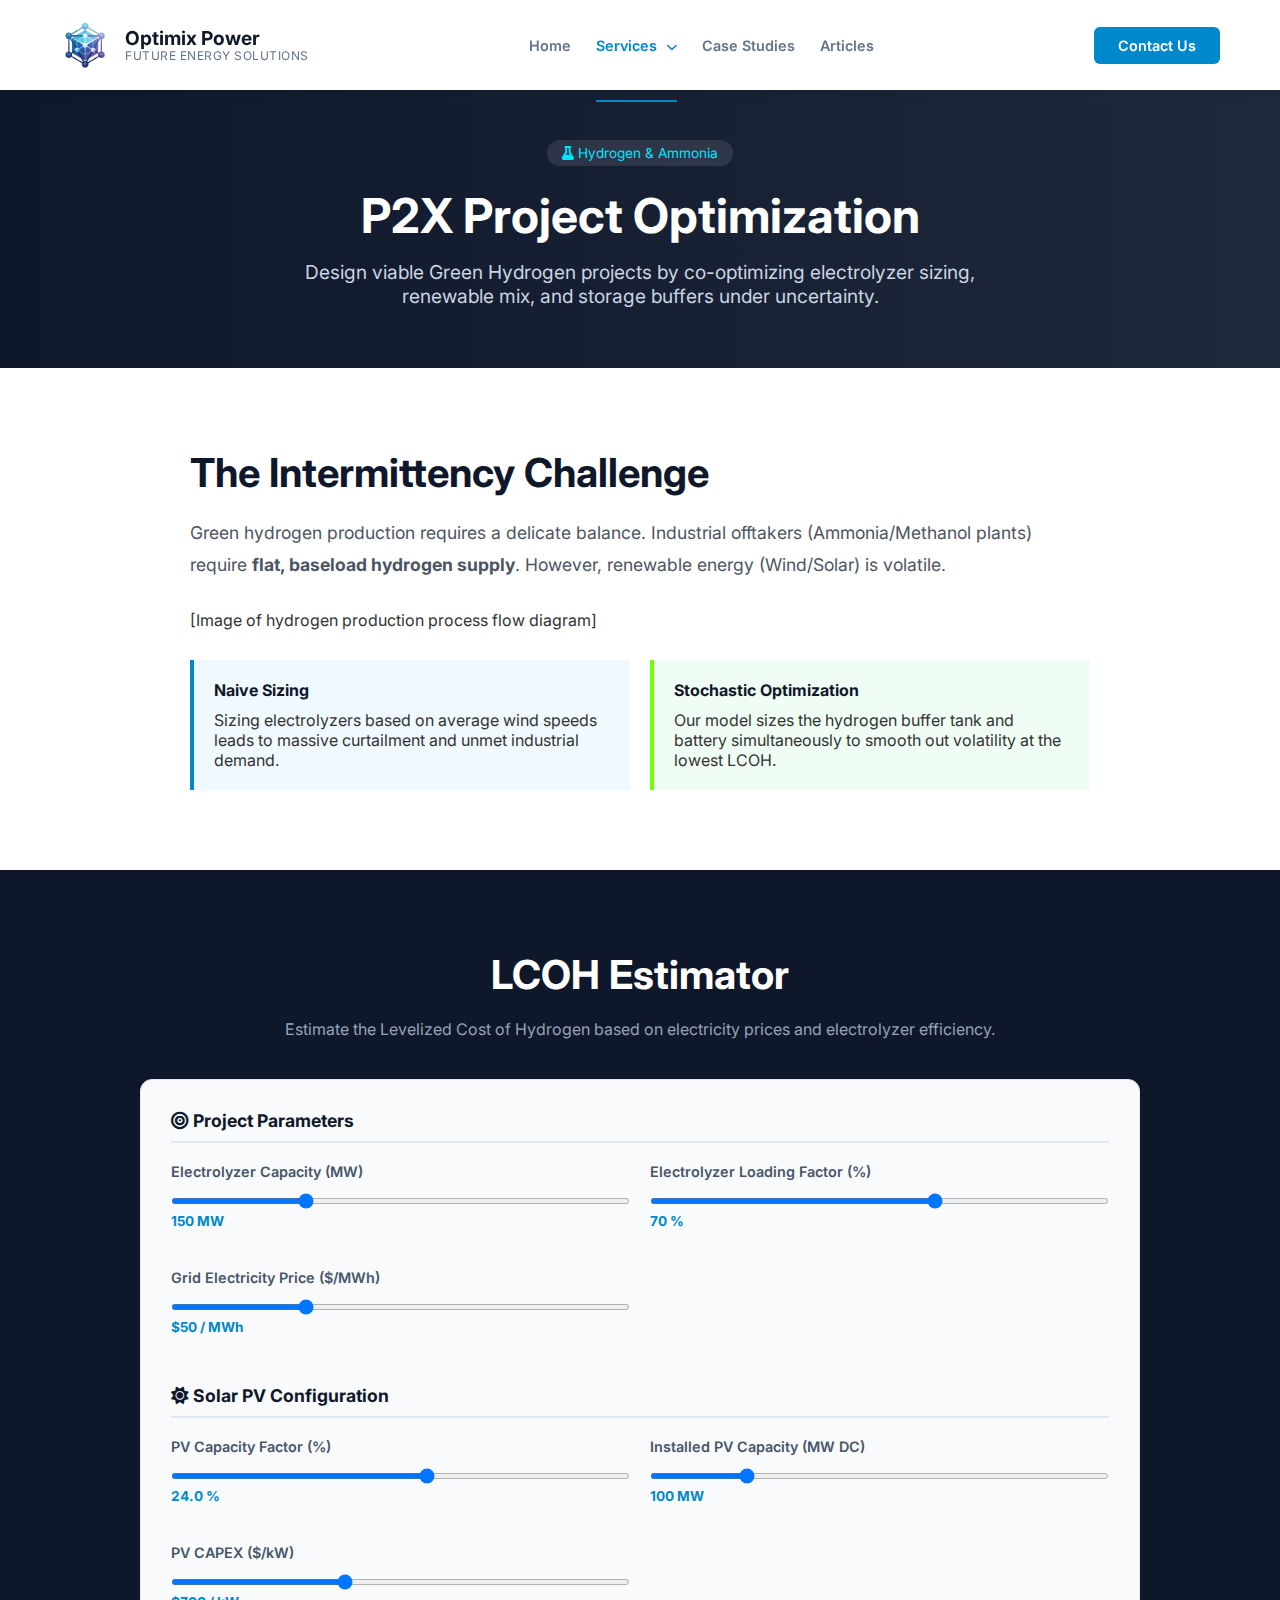
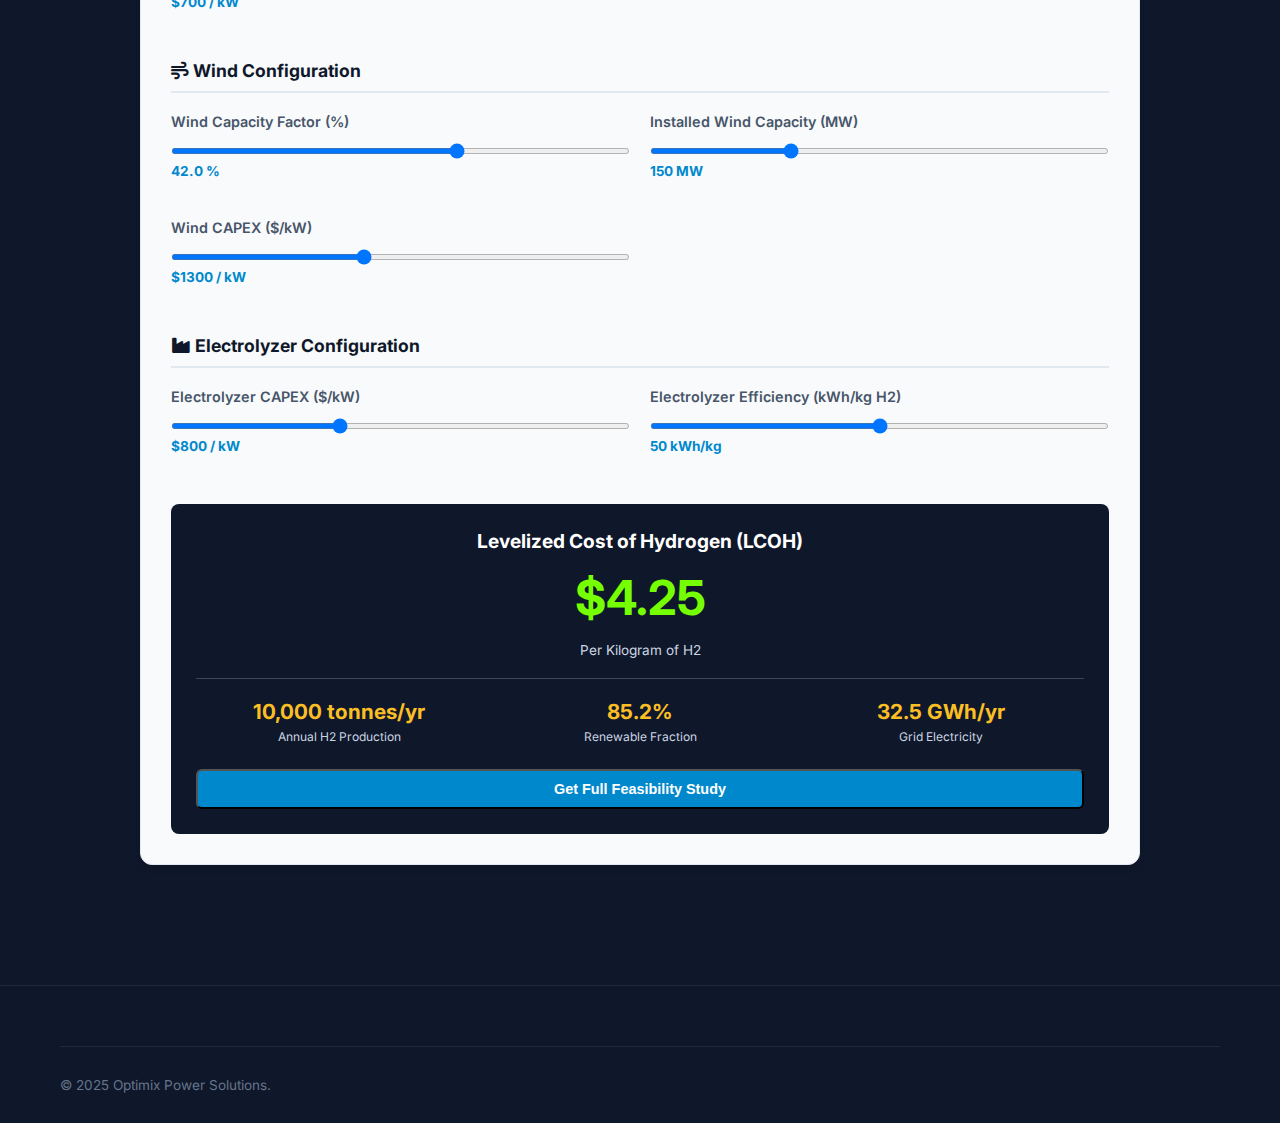
<file: services/p2x.html>
<!DOCTYPE html>
<html lang="en">
<head>
    <meta charset="UTF-8">
    <meta name="viewport" content="width=device-width, initial-scale=1.0">
    <title>Optimix Power - P2X Simulator</title>
    
    <link href="https://fonts.googleapis.com/css2?family=Inter:wght@300;400;500;600;700&display=swap" rel="stylesheet">
    <link rel="stylesheet" href="https://cdnjs.cloudflare.com/ajax/libs/font-awesome/6.4.0/css/all.min.css">
    
    <link rel="stylesheet" href="../css/style.css"> 

    <style>
        /* Specific Styles for the Calculator Box */
        .calc-container {
            background-color: #f8fafc;
            border: 1px solid #e2e8f0;
            border-radius: 12px;
            padding: 30px;
            max-width: 1200px;
            margin: 40px auto;
            box-shadow: 0 4px 6px -1px rgba(0, 0, 0, 0.1);
        }
        .calc-section { margin-bottom: 30px; }
        .section-header {
            font-size: 1.1rem;
            font-weight: 700;
            color: #0f172a;
            margin-bottom: 20px;
            padding-bottom: 10px;
            border-bottom: 2px solid #e2e8f0;
        }
        .calc-grid { display: grid; grid-template-columns: 1fr 1fr; gap: 20px; }
        .calc-input { margin-bottom: 20px; }
        .calc-input label { display: block; font-weight: 600; margin-bottom: 8px; color: #475569; font-size: 0.9rem; }
        .calc-input input[type="range"] { width: 100%; height: 6px; background: #cbd5e1; border-radius: 5px; outline: none; cursor: pointer; }
        .calc-value { font-size: 0.85rem; color: #0088cc; font-weight: 700; margin-top: 5px; }

        .result-box {
            background: #0f172a; color: white; padding: 25px; border-radius: 8px; text-align: center; margin-top: 30px;
        }
        .result-number { font-size: 3rem; font-weight: 700; color: #76ff03; display: block; margin: 15px 0; }
        .result-breakdown {
            display: grid; grid-template-columns: repeat(3, 1fr); gap: 15px;
            margin-top: 20px; padding-top: 20px; border-top: 1px solid rgba(255,255,255,0.2);
        }
        .breakdown-item { text-align: center; }
        .breakdown-value { font-size: 1.3rem; font-weight: 700; color: #fbbf24; display: block; }
        .breakdown-label { font-size: 0.75rem; color: #cbd5e1; margin-top: 5px; }

        @media (max-width: 768px) {
            .calc-grid { grid-template-columns: 1fr; }
            .result-breakdown { grid-template-columns: 1fr; }
        }
    </style>
</head>
<body>

    <nav class="navbar">
        <div class="logo-container">
            <img src="../assets/finallogo.png" alt="Optimix Power" class="logo-image">
            <div class="logo-text">Optimix Power <span>Future Energy Solutions</span></div>
        </div>
        <div class="nav-links">
            <a href="../index.html">Home</a>
            <div class="dropdown">
                <a href="#" class="dropbtn active">Services <i class="fa-solid fa-chevron-down" style="font-size: 0.7rem; margin-left: 5px;"></i></a>
                <div class="dropdown-content">
                    <a href="p2x.html">P2X Simulator</a>
                    <a href="bess.html">BESS Revenue</a>
                    <a href="microgrid.html">Microgrid Design</a>
                    <a href="capacity-planning.html">Capacity Planning</a>
                    <a href="solar-wind.html">Solar & Wind</a>
                </div>
            </div>
            <a href="../company/case-studies.html">Case Studies</a>
            <a href="../articles.html">Articles</a>
        </div>
        <a href="../contact.html" class="btn-contact">Contact Us</a>
    </nav>

    <header class="page-header">
        <div class="badge"><i class="fa-solid fa-flask"></i> Hydrogen & Ammonia</div>
        <h1>P2X Project Optimization</h1>
        <p>Design viable Green Hydrogen projects by co-optimizing electrolyzer sizing, renewable mix, and storage buffers under uncertainty.</p>
    </header>

    <section class="section">
        <div style="max-width: 900px; margin: 0 auto;">
            <h2 class="section-title">The Intermittency Challenge</h2>
            <p style="font-size: 1.1rem; line-height: 1.8; color: #4b5563; margin-bottom: 30px;">
                Green hydrogen production requires a delicate balance. Industrial offtakers (Ammonia/Methanol plants) require 
                <strong>flat, baseload hydrogen supply</strong>. However, renewable energy (Wind/Solar) is volatile.
            </p>
            

[Image of hydrogen production process flow diagram]

            <div style="display: flex; gap: 20px; margin-top: 30px;">
                <div style="flex: 1; padding: 20px; background: #f0f9ff; border-left: 4px solid #0088cc;">
                    <h4 style="margin-bottom: 10px; color: #0f172a;">Naive Sizing</h4>
                    <p>Sizing electrolyzers based on average wind speeds leads to massive curtailment and unmet industrial demand.</p>
                </div>
                <div style="flex: 1; padding: 20px; background: #f0fdf4; border-left: 4px solid #76ff03;">
                    <h4 style="margin-bottom: 10px; color: #0f172a;">Stochastic Optimization</h4>
                    <p>Our model sizes the hydrogen buffer tank and battery simultaneously to smooth out volatility at the lowest LCOH.</p>
                </div>
            </div>
        </div>
    </section>

    <section class="section-dark">
        <div style="max-width: 1000px; margin: 0 auto;">
            <h2 class="section-title" style="text-align: center; color: white;">LCOH Estimator</h2>
            <p style="text-align: center; color: #94a3b8; margin-bottom: 40px;">
                Estimate the Levelized Cost of Hydrogen based on electricity prices and electrolyzer efficiency.
            </p>

            <div class="calc-container">
                <!-- Project Parameters -->
                <div class="calc-section">
                    <div class="section-header"><i class="fa-solid fa-bullseye"></i> Project Parameters</div>
                    <div class="calc-grid">
                        <div class="calc-input">
                            <label>Electrolyzer Capacity (MW)</label>
                            <input type="range" id="electrolyzer-capacity" min="10" max="500" value="150" step="10" oninput="updateLCOH()">
                            <div class="calc-value"><span id="electrolyzer-capacity-val">150</span> MW</div>
                        </div>
                        <div class="calc-input">
                            <label>Electrolyzer Loading Factor (%)</label>
                            <input type="range" id="loading-factor" min="20" max="100" value="70" step="5" oninput="updateLCOH()">
                            <div class="calc-value"><span id="loading-factor-val">70</span> %</div>
                        </div>
                        <div class="calc-input">
                            <label>Grid Electricity Price ($/MWh)</label>
                            <input type="range" id="elec-price" min="10" max="150" value="50" step="5" oninput="updateLCOH()">
                            <div class="calc-value">$<span id="elec-price-val">50</span> / MWh</div>
                        </div>
                    </div>
                </div>

                <!-- Solar PV Configuration -->
                <div class="calc-section">
                    <div class="section-header"><i class="fa-solid fa-sun"></i> Solar PV Configuration</div>
                    <div class="calc-grid">
                        <div class="calc-input">
                            <label>PV Capacity Factor (%)</label>
                            <input type="range" id="pv-cf" min="10" max="35" value="24" step="1" oninput="updateLCOH()">
                            <div class="calc-value"><span id="pv-cf-val">24.0</span> %</div>
                        </div>
                        <div class="calc-input">
                            <label>Installed PV Capacity (MW DC)</label>
                            <input type="range" id="pv-capacity" min="0" max="500" value="100" step="10" oninput="updateLCOH()">
                            <div class="calc-value"><span id="pv-capacity-val">100</span> MW</div>
                        </div>
                        <div class="calc-input">
                            <label>PV CAPEX ($/kW)</label>
                            <input type="range" id="pv-cost" min="400" max="1200" value="700" step="50" oninput="updateLCOH()">
                            <div class="calc-value">$<span id="pv-cost-val">700</span> / kW</div>
                        </div>
                    </div>
                </div>

                <!-- Wind Configuration -->
                <div class="calc-section">
                    <div class="section-header"><i class="fa-solid fa-wind"></i> Wind Configuration</div>
                    <div class="calc-grid">
                        <div class="calc-input">
                            <label>Wind Capacity Factor (%)</label>
                            <input type="range" id="wind-cf" min="20" max="55" value="42" step="1" oninput="updateLCOH()">
                            <div class="calc-value"><span id="wind-cf-val">42.0</span> %</div>
                        </div>
                        <div class="calc-input">
                            <label>Installed Wind Capacity (MW)</label>
                            <input type="range" id="wind-capacity" min="0" max="500" value="150" step="10" oninput="updateLCOH()">
                            <div class="calc-value"><span id="wind-capacity-val">150</span> MW</div>
                        </div>
                        <div class="calc-input">
                            <label>Wind CAPEX ($/kW)</label>
                            <input type="range" id="wind-cost" min="800" max="2000" value="1300" step="50" oninput="updateLCOH()">
                            <div class="calc-value">$<span id="wind-cost-val">1300</span> / kW</div>
                        </div>
                    </div>
                </div>

                <!-- Electrolyzer Configuration -->
                <div class="calc-section">
                    <div class="section-header"><i class="fa-solid fa-industry"></i> Electrolyzer Configuration</div>
                    <div class="calc-grid">
                        <div class="calc-input">
                            <label>Electrolyzer CAPEX ($/kW)</label>
                            <input type="range" id="electrolyzer-cost" min="400" max="1500" value="800" step="50" oninput="updateLCOH()">
                            <div class="calc-value">$<span id="electrolyzer-cost-val">800</span> / kW</div>
                        </div>
                        <div class="calc-input">
                            <label>Electrolyzer Efficiency (kWh/kg H2)</label>
                            <input type="range" id="electrolyzer-eff" min="45" max="55" value="50" step="0.5" oninput="updateLCOH()">
                            <div class="calc-value"><span id="electrolyzer-eff-val">50</span> kWh/kg</div>
                        </div>
                    </div>
                </div>

                <!-- Results -->
                <div class="result-box">
                    <h3 style="font-size: 1.2rem; margin-bottom: 10px;">Levelized Cost of Hydrogen (LCOH)</h3>
                    <span class="result-number" id="final-lcoh">$4.25</span>
                    <p style="font-size: 0.85rem; color: #cbd5e1;">Per Kilogram of H2</p>

                    <div class="result-breakdown">
                        <div class="breakdown-item">
                            <span class="breakdown-value" id="h2-production">10,000 tonnes/yr</span>
                            <div class="breakdown-label">Annual H2 Production</div>
                        </div>
                        <div class="breakdown-item">
                            <span class="breakdown-value" id="renewable-fraction">85.2%</span>
                            <div class="breakdown-label">Renewable Fraction</div>
                        </div>
                        <div class="breakdown-item">
                            <span class="breakdown-value" id="grid-dependence">32.5 GWh/yr</span>
                            <div class="breakdown-label">Grid Electricity</div>
                        </div>
                    </div>

                    <button class="btn-contact" style="width: 100%; margin-top: 25px;" onclick="window.location.href='../contact.html'">
                        Get Full Feasibility Study
                    </button>
                </div>
            </div>
        </div>
    </section>

    <footer class="footer">
        <div class="footer-bottom">
            <p>&copy; 2025 Optimix Power Solutions.</p>
        </div>
    </footer>

    <script src="../js/calculators.js"></script>

</body>
</html>
</file>
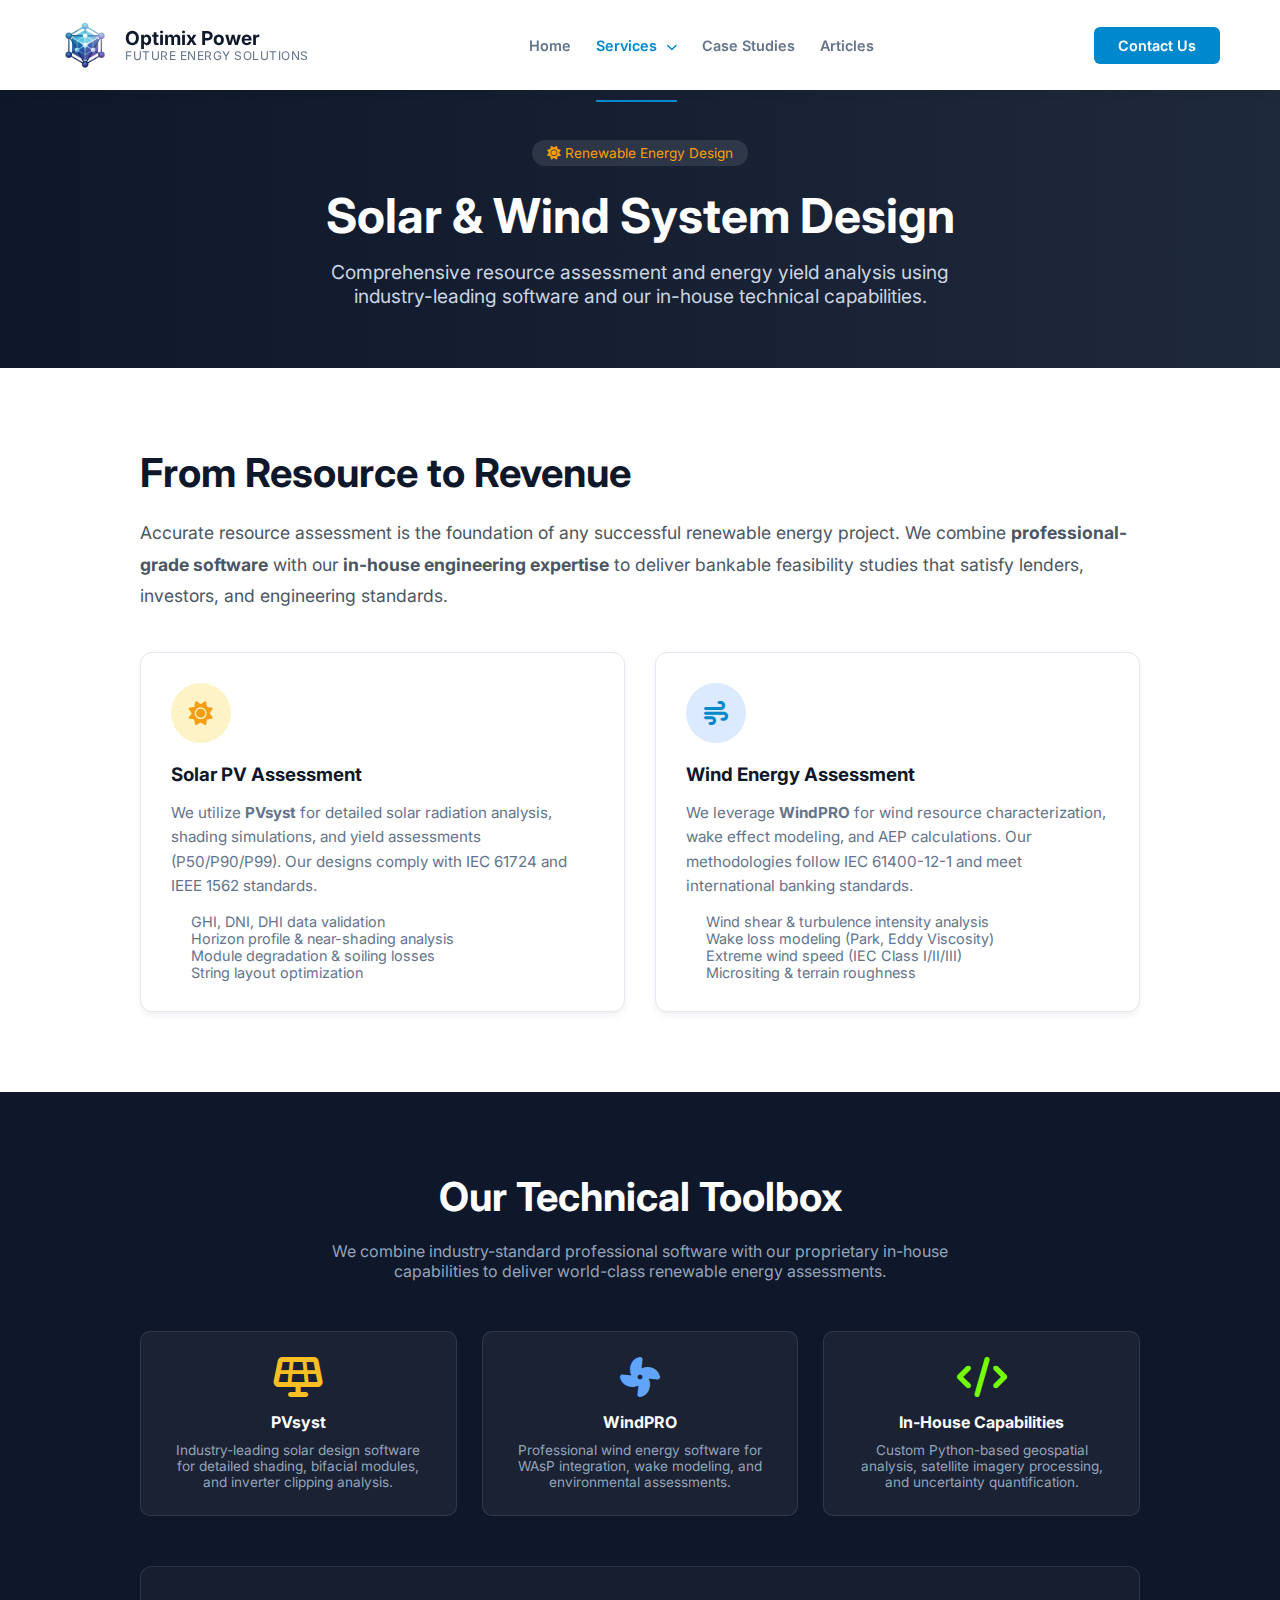
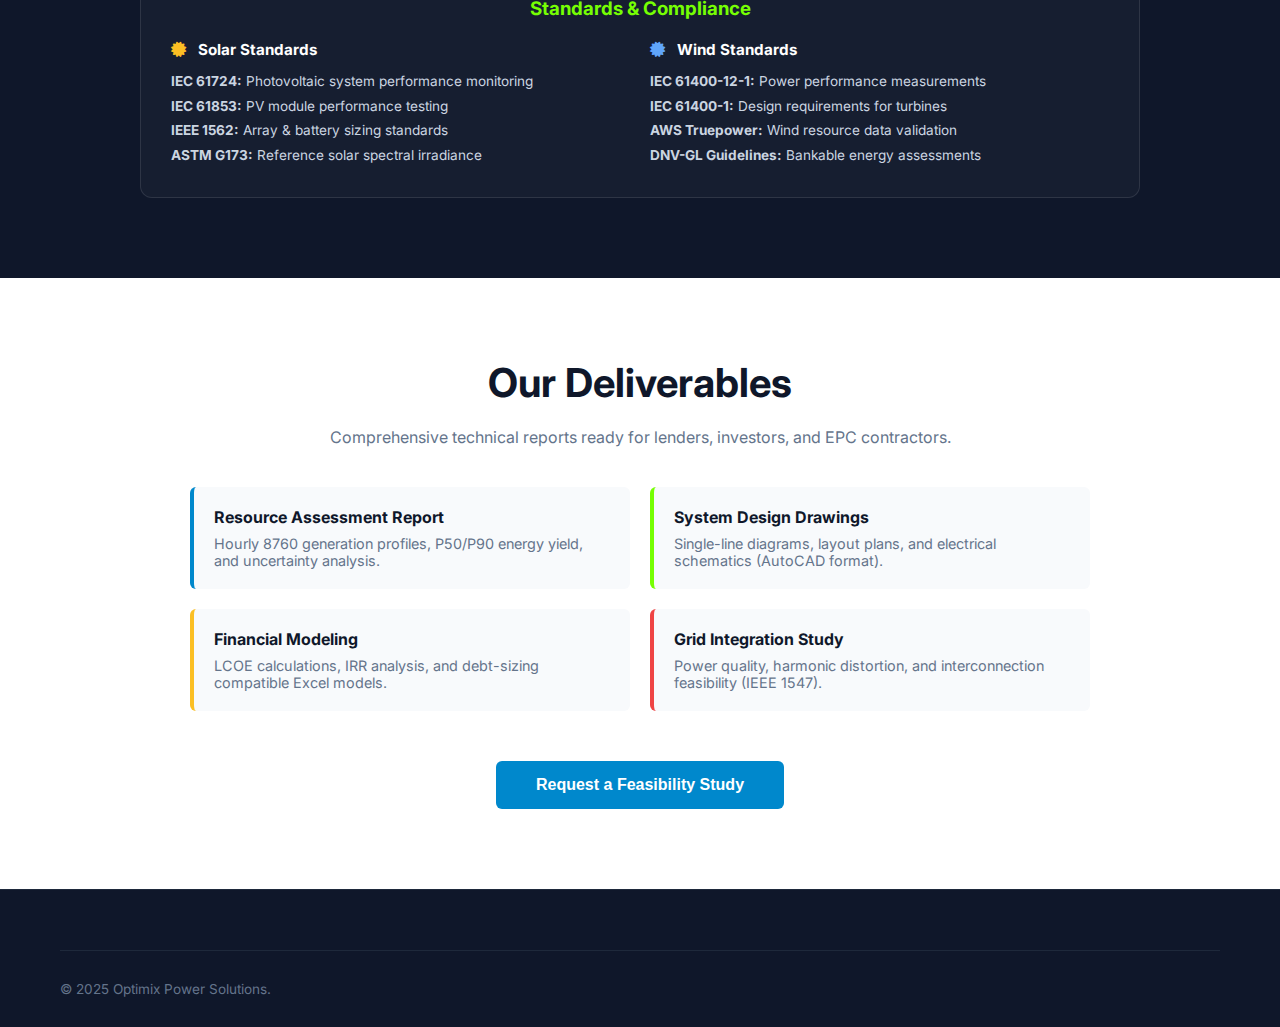
<file: services/solar-wind.html>
<!DOCTYPE html>
<html lang="en">
<head>
    <meta charset="UTF-8">
    <meta name="viewport" content="width=device-width, initial-scale=1.0">
    <title>Optimix Power - Solar & Wind System Design</title>

    <link href="https://fonts.googleapis.com/css2?family=Inter:wght@300;400;500;600;700&display=swap" rel="stylesheet">
    <link rel="stylesheet" href="https://cdnjs.cloudflare.com/ajax/libs/font-awesome/6.4.0/css/all.min.css">
    <link rel="stylesheet" href="../css/style.css">
</head>
<body>

    <nav class="navbar">
        <div class="logo-container">
            <img src="../assets/finallogo.png" alt="Optimix Power" class="logo-image">
            <div class="logo-text">Optimix Power <span>Future Energy Solutions</span></div>
        </div>
        <div class="nav-links">
            <a href="../index.html">Home</a>
            <div class="dropdown">
                <a href="#" class="dropbtn active">Services <i class="fa-solid fa-chevron-down" style="font-size: 0.7rem; margin-left: 5px;"></i></a>
                <div class="dropdown-content">
                    <a href="p2x.html">P2X Simulator</a>
                    <a href="bess.html">BESS Revenue</a>
                    <a href="microgrid.html">Microgrid Design</a>
                    <a href="capacity-planning.html">Capacity Planning</a>
                    <a href="solar-wind.html">Solar & Wind</a>
                </div>
            </div>
            <a href="../company/case-studies.html">Case Studies</a>
            <a href="../articles.html">Articles</a>
        </div>
        <a href="../contact.html" class="btn-contact">Contact Us</a>
    </nav>

    <header class="page-header">
        <div class="badge" style="color: #f59e0b;"><i class="fa-solid fa-sun"></i> Renewable Energy Design</div>
        <h1>Solar & Wind System Design</h1>
        <p>Comprehensive resource assessment and energy yield analysis using industry-leading software and our in-house technical capabilities.</p>
    </header>

    <section class="section">
        <div style="max-width: 1000px; margin: 0 auto;">

            <h2 class="section-title">From Resource to Revenue</h2>
            <p style="font-size: 1.1rem; line-height: 1.8; color: #4b5563; margin-bottom: 30px;">
                Accurate resource assessment is the foundation of any successful renewable energy project. We combine
                <strong>professional-grade software</strong> with our <strong>in-house engineering expertise</strong> to deliver
                bankable feasibility studies that satisfy lenders, investors, and engineering standards.
            </p>

            <div style="display: grid; grid-template-columns: 1fr 1fr; gap: 30px; margin-top: 40px;">

                <div style="padding: 30px; border: 1px solid #e2e8f0; border-radius: 12px; background: white; box-shadow: 0 4px 6px rgba(0,0,0,0.05);">
                    <div style="width: 60px; height: 60px; background: #fef3c7; border-radius: 50%; display: flex; align-items: center; justify-content: center; margin-bottom: 20px;">
                        <i class="fa-solid fa-sun" style="color: #f59e0b; font-size: 1.5rem;"></i>
                    </div>
                    <h3 style="margin-bottom: 15px; color: #0f172a;">Solar PV Assessment</h3>
                    <p style="color: #64748b; font-size: 0.95rem; line-height: 1.6; margin-bottom: 15px;">
                        We utilize <strong>PVsyst</strong> for detailed solar radiation analysis, shading simulations, and yield assessments
                        (P50/P90/P99). Our designs comply with IEC 61724 and IEEE 1562 standards.
                    </p>
                    <ul style="color: #64748b; font-size: 0.9rem; margin-left: 20px;">
                        <li>GHI, DNI, DHI data validation</li>
                        <li>Horizon profile & near-shading analysis</li>
                        <li>Module degradation & soiling losses</li>
                        <li>String layout optimization</li>
                    </ul>
                </div>

                <div style="padding: 30px; border: 1px solid #e2e8f0; border-radius: 12px; background: white; box-shadow: 0 4px 6px rgba(0,0,0,0.05);">
                    <div style="width: 60px; height: 60px; background: #dbeafe; border-radius: 50%; display: flex; align-items: center; justify-content: center; margin-bottom: 20px;">
                        <i class="fa-solid fa-wind" style="color: #0088cc; font-size: 1.5rem;"></i>
                    </div>
                    <h3 style="margin-bottom: 15px; color: #0f172a;">Wind Energy Assessment</h3>
                    <p style="color: #64748b; font-size: 0.95rem; line-height: 1.6; margin-bottom: 15px;">
                        We leverage <strong>WindPRO</strong> for wind resource characterization, wake effect modeling, and AEP calculations.
                        Our methodologies follow IEC 61400-12-1 and meet international banking standards.
                    </p>
                    <ul style="color: #64748b; font-size: 0.9rem; margin-left: 20px;">
                        <li>Wind shear & turbulence intensity analysis</li>
                        <li>Wake loss modeling (Park, Eddy Viscosity)</li>
                        <li>Extreme wind speed (IEC Class I/II/III)</li>
                        <li>Micrositing & terrain roughness</li>
                    </ul>
                </div>

            </div>
        </div>
    </section>

    <section class="section-dark">
        <div style="max-width: 1000px; margin: 0 auto;">
            <h2 class="section-title" style="text-align: center; color: white;">Our Technical Toolbox</h2>
            <p style="text-align: center; color: #94a3b8; margin-bottom: 50px; max-width: 700px; margin-left: auto; margin-right: auto;">
                We combine industry-standard professional software with our proprietary in-house capabilities to deliver world-class renewable energy assessments.
            </p>

            <div style="display: grid; grid-template-columns: repeat(3, 1fr); gap: 25px; margin-bottom: 50px;">

                <div style="background: rgba(255,255,255,0.05); border: 1px solid rgba(255,255,255,0.1); padding: 25px; border-radius: 10px; text-align: center;">
                    <i class="fa-solid fa-solar-panel" style="font-size: 2.5rem; color: #fbbf24; margin-bottom: 15px;"></i>
                    <h4 style="color: white; margin-bottom: 10px;">PVsyst</h4>
                    <p style="color: #94a3b8; font-size: 0.85rem;">Industry-leading solar design software for detailed shading, bifacial modules, and inverter clipping analysis.</p>
                </div>

                <div style="background: rgba(255,255,255,0.05); border: 1px solid rgba(255,255,255,0.1); padding: 25px; border-radius: 10px; text-align: center;">
                    <i class="fa-solid fa-fan" style="font-size: 2.5rem; color: #60a5fa; margin-bottom: 15px;"></i>
                    <h4 style="color: white; margin-bottom: 10px;">WindPRO</h4>
                    <p style="color: #94a3b8; font-size: 0.85rem;">Professional wind energy software for WAsP integration, wake modeling, and environmental assessments.</p>
                </div>

                <div style="background: rgba(255,255,255,0.05); border: 1px solid rgba(255,255,255,0.1); padding: 25px; border-radius: 10px; text-align: center;">
                    <i class="fa-solid fa-code" style="font-size: 2.5rem; color: #76ff03; margin-bottom: 15px;"></i>
                    <h4 style="color: white; margin-bottom: 10px;">In-House Capabilities</h4>
                    <p style="color: #94a3b8; font-size: 0.85rem;">Custom Python-based geospatial analysis, satellite imagery processing, and uncertainty quantification.</p>
                </div>

            </div>

            <div style="background: rgba(255,255,255,0.03); padding: 30px; border-radius: 12px; border: 1px solid rgba(255,255,255,0.1);">
                <h3 style="color: #76ff03; margin-bottom: 20px; text-align: center;">Standards & Compliance</h3>
                <div style="display: grid; grid-template-columns: 1fr 1fr; gap: 20px;">
                    <div>
                        <h4 style="color: white; margin-bottom: 10px; font-size: 0.95rem;"><i class="fa-solid fa-certificate" style="color: #fbbf24;"></i> &nbsp; Solar Standards</h4>
                        <ul style="color: #cbd5e1; font-size: 0.85rem; line-height: 1.8;">
                            <li><strong>IEC 61724:</strong> Photovoltaic system performance monitoring</li>
                            <li><strong>IEC 61853:</strong> PV module performance testing</li>
                            <li><strong>IEEE 1562:</strong> Array & battery sizing standards</li>
                            <li><strong>ASTM G173:</strong> Reference solar spectral irradiance</li>
                        </ul>
                    </div>
                    <div>
                        <h4 style="color: white; margin-bottom: 10px; font-size: 0.95rem;"><i class="fa-solid fa-certificate" style="color: #60a5fa;"></i> &nbsp; Wind Standards</h4>
                        <ul style="color: #cbd5e1; font-size: 0.85rem; line-height: 1.8;">
                            <li><strong>IEC 61400-12-1:</strong> Power performance measurements</li>
                            <li><strong>IEC 61400-1:</strong> Design requirements for turbines</li>
                            <li><strong>AWS Truepower:</strong> Wind resource data validation</li>
                            <li><strong>DNV-GL Guidelines:</strong> Bankable energy assessments</li>
                        </ul>
                    </div>
                </div>
            </div>

        </div>
    </section>

    <section class="section">
        <div style="max-width: 900px; margin: 0 auto;">
            <h2 class="section-title" style="text-align: center;">Our Deliverables</h2>
            <p style="text-align: center; color: #64748b; margin-bottom: 40px;">
                Comprehensive technical reports ready for lenders, investors, and EPC contractors.
            </p>

            <div style="display: grid; grid-template-columns: repeat(2, 1fr); gap: 20px;">

                <div style="padding: 20px; background: #f8fafc; border-left: 4px solid #0088cc; border-radius: 6px;">
                    <h4 style="color: #0f172a; margin-bottom: 8px;">Resource Assessment Report</h4>
                    <p style="color: #64748b; font-size: 0.9rem;">Hourly 8760 generation profiles, P50/P90 energy yield, and uncertainty analysis.</p>
                </div>

                <div style="padding: 20px; background: #f8fafc; border-left: 4px solid #76ff03; border-radius: 6px;">
                    <h4 style="color: #0f172a; margin-bottom: 8px;">System Design Drawings</h4>
                    <p style="color: #64748b; font-size: 0.9rem;">Single-line diagrams, layout plans, and electrical schematics (AutoCAD format).</p>
                </div>

                <div style="padding: 20px; background: #f8fafc; border-left: 4px solid #fbbf24; border-radius: 6px;">
                    <h4 style="color: #0f172a; margin-bottom: 8px;">Financial Modeling</h4>
                    <p style="color: #64748b; font-size: 0.9rem;">LCOE calculations, IRR analysis, and debt-sizing compatible Excel models.</p>
                </div>

                <div style="padding: 20px; background: #f8fafc; border-left: 4px solid #ef4444; border-radius: 6px;">
                    <h4 style="color: #0f172a; margin-bottom: 8px;">Grid Integration Study</h4>
                    <p style="color: #64748b; font-size: 0.9rem;">Power quality, harmonic distortion, and interconnection feasibility (IEEE 1547).</p>
                </div>

            </div>

            <div style="text-align: center; margin-top: 50px;">
                <button class="btn-contact" style="padding: 15px 40px; font-size: 1rem; border: none; cursor: pointer;" onclick="window.location.href='../contact.html'">
                    Request a Feasibility Study
                </button>
            </div>
        </div>
    </section>

    <footer class="footer">
        <div class="footer-bottom">
            <p>&copy; 2025 Optimix Power Solutions.</p>
        </div>
    </footer>

</body>
</html>
</file>
<file: css/style.css>
/* --- FILE: css/style.css --- */

/* --- 1. RESET & BASIC SETUP --- */
* { margin: 0; padding: 0; box-sizing: border-box; }
body { font-family: 'Inter', sans-serif; color: #ffffff; overflow-x: hidden; display: flex; flex-direction: column; min-height: 100vh;}
a { text-decoration: none; color: inherit; transition: 0.2s; }
ul { list-style: none; }

/* --- 2. COLORS & VARIABLES --- */
:root {
    --brand-color: #0088cc;       /* Primary Blue */
    --brand-hover: #006fb3;       /* Darker Blue */
    --bg-dark: #0f172a;           /* Dark Footer/Section Background */
    --text-muted: #94a3b8;        /* Light Grey Text */
    
    /* Icon Colors */
    --icon-c1: #00e5ff; /* Cyan (P2X) */
    --icon-c2: #76ff03; /* Neon Green (BESS) */
    --icon-c3: #ffd600; /* Bright Yellow (Microgrid) */
    --icon-c4: #ff5252; /* Coral Red (Capacity) */
}

/* --- 3. NAVIGATION BAR --- */
.navbar {
    display: flex; justify-content: space-between; align-items: center;
    padding: 20px 60px; background-color: white; color: #333;
    position: fixed; width: 100%; top: 0; z-index: 1000;
    box-shadow: 0 2px 10px rgba(0,0,0,0.05);
}

.logo-container { display: flex; align-items: center; gap: 15px; }
.logo-image { height: 50px; width: auto; }

.logo-text { font-weight: 700; font-size: 1.2rem; color: var(--bg-dark); line-height: 1.1; }
.logo-text span { display: block; font-size: 0.75rem; color: #64748b; font-weight: 400; text-transform: uppercase; letter-spacing: 0.5px; }

.nav-links { display: flex; gap: 25px; font-size: 0.9rem; font-weight: 600; color: #64748b; }
.nav-links a:hover, .nav-links a.active { color: var(--brand-color); position: relative; }
.nav-links a.active::after {
    content: ''; position: absolute; width: 100%; height: 2px;
    background-color: var(--brand-color); bottom: -24px; left: 0;
}

/* Dropdown Menu Styles */
.dropdown { position: relative; display: inline-block; }
.dropdown .dropbtn { cursor: pointer; padding: 24px 0; }
.dropdown-content {
    display: none; position: absolute; top: 100%; left: 0;
    background-color: white; min-width: 220px; margin-top: 0;
    box-shadow: 0 8px 16px rgba(0,0,0,0.15); border-radius: 8px;
    z-index: 1000; padding: 10px 0;
}
.dropdown-content a {
    color: #64748b; padding: 12px 20px; display: block; font-weight: 500;
    transition: all 0.2s;
}
.dropdown-content a:hover {
    background-color: #f8fafc; color: var(--brand-color); padding-left: 25px;
}
.dropdown:hover .dropdown-content { display: block; }
.dropdown:hover .dropbtn { color: var(--brand-color); }

.btn-contact {
    background-color: var(--brand-color); color: white; padding: 10px 24px;
    border-radius: 6px; font-weight: 600; font-size: 0.9rem;
}
.btn-contact:hover { background-color: var(--brand-hover); }

/* --- 4. HERO SECTION (For Index Page Only) --- */
.hero {
    position: relative; 
    min-height: 100vh; /* Full screen height */
    width: 100%;
    display: flex; 
    align-items: center; 
    padding: 0 60px; 
    margin-top: 0; 
    
    /* PATH LOGIC: Go UP from css folder (../), then DOWN into assets folder */
    background: linear-gradient(to right, rgba(16, 44, 87, 0.95) 0%, rgba(16, 44, 87, 0.6) 100%),
                url('../assets/websitebackground.png'); 
    
    background-size: cover; 
    background-position: center;
}

.hero-content { max-width: 850px; padding-top: 80px; }

/* --- 5. PAGE HEADER (For Sub-Pages like P2X, About) --- */
.page-header {
    background: linear-gradient(to right, #0f172a, #1e293b);
    padding: 140px 60px 60px 60px; /* Top padding clears the fixed navbar */
    text-align: center;
}
.page-header h1 { font-size: 3rem; margin-bottom: 15px; }
.page-header p { font-size: 1.2rem; color: #cbd5e1; max-width: 700px; margin: 0 auto; }
.page-header .badge { display: inline-block; background: rgba(255,255,255,0.1); padding: 5px 15px; border-radius: 20px; font-size: 0.85rem; margin-bottom: 20px; color: var(--icon-c1); }

/* --- 6. HERO BUTTON GRID (The 4 Tabs) --- */
.cta-grid {
    display: grid;
    grid-template-columns: repeat(2, auto); 
    gap: 15px;
    max-width: 550px;
    margin-top: 30px;
}

.btn-hero {
    display: flex; align-items: center; justify-content: flex-start;
    gap: 12px; padding: 16px 24px; 
    border-radius: 8px; font-weight: 600; font-size: 0.95rem;
    cursor: pointer; border: 1px solid rgba(255,255,255,0.1); transition: all 0.2s; 
    background-color: var(--brand-color); color: white;
    width: 100%; text-align: left;
}

.btn-hero:hover { 
    transform: translateY(-2px); 
    background-color: var(--brand-hover); 
    box-shadow: 0 4px 12px rgba(0,0,0,0.2);
}

.btn-hero i { font-size: 1.2rem; width: 24px; text-align: center; }

/* Specific Button Icon Colors */
.btn-c1 i { color: var(--icon-c1); }
.btn-c2 i { color: var(--icon-c2); }
.btn-c3 i { color: var(--icon-c3); }
.btn-c4 i { color: var(--icon-c4); }

/* --- 7. GENERAL SECTIONS --- */
.section { padding: 80px 60px; color: #333; background: white; }
.section-dark { padding: 80px 60px; color: white; background: var(--bg-dark); }
h2.section-title { font-size: 2.5rem; margin-bottom: 20px; color: var(--bg-dark); }
.section-dark h2.section-title { color: white; }

/* --- 8. FOOTER --- */
.footer {
    background-color: var(--bg-dark); color: #cbd5e1;
    padding: 60px 60px 30px 60px; margin-top: auto;
    border-top: 1px solid #1e293b;
}
.footer-content { display: grid; grid-template-columns: 2fr 1fr 1fr 1fr; gap: 40px; margin-bottom: 50px; }
.footer-brand h3 { color: white; font-size: 1.5rem; margin-bottom: 15px; display: flex; align-items: center; gap: 15px; }
.footer-brand h3 img { height: 40px; width: auto; }
.footer-brand p { font-size: 0.9rem; line-height: 1.6; max-width: 300px; color: #94a3b8; }
.footer-col h4 { color: white; font-size: 1rem; margin-bottom: 20px; font-weight: 600; }
.footer-col ul li { margin-bottom: 12px; }
.footer-col ul li a { color: #94a3b8; font-size: 0.9rem; }
.footer-col ul li a:hover { color: var(--icon-c1); padding-left: 5px; }
.footer-bottom { border-top: 1px solid #1e293b; padding-top: 30px; display: flex; justify-content: space-between; font-size: 0.85rem; color: #64748b; }

/* --- 9. RESPONSIVE MEDIA QUERIES --- */
@media (max-width: 1024px) {
    .navbar, .hero, .section, .footer { padding-left: 30px; padding-right: 30px; }
    .nav-links { display: none; }
    .footer-content { grid-template-columns: 1fr 1fr; }
}
@media (max-width: 768px) {
    .cta-grid { grid-template-columns: 1fr; }
    .footer-content { grid-template-columns: 1fr; }
    h1 { font-size: 2.5rem; }
}
</file>
